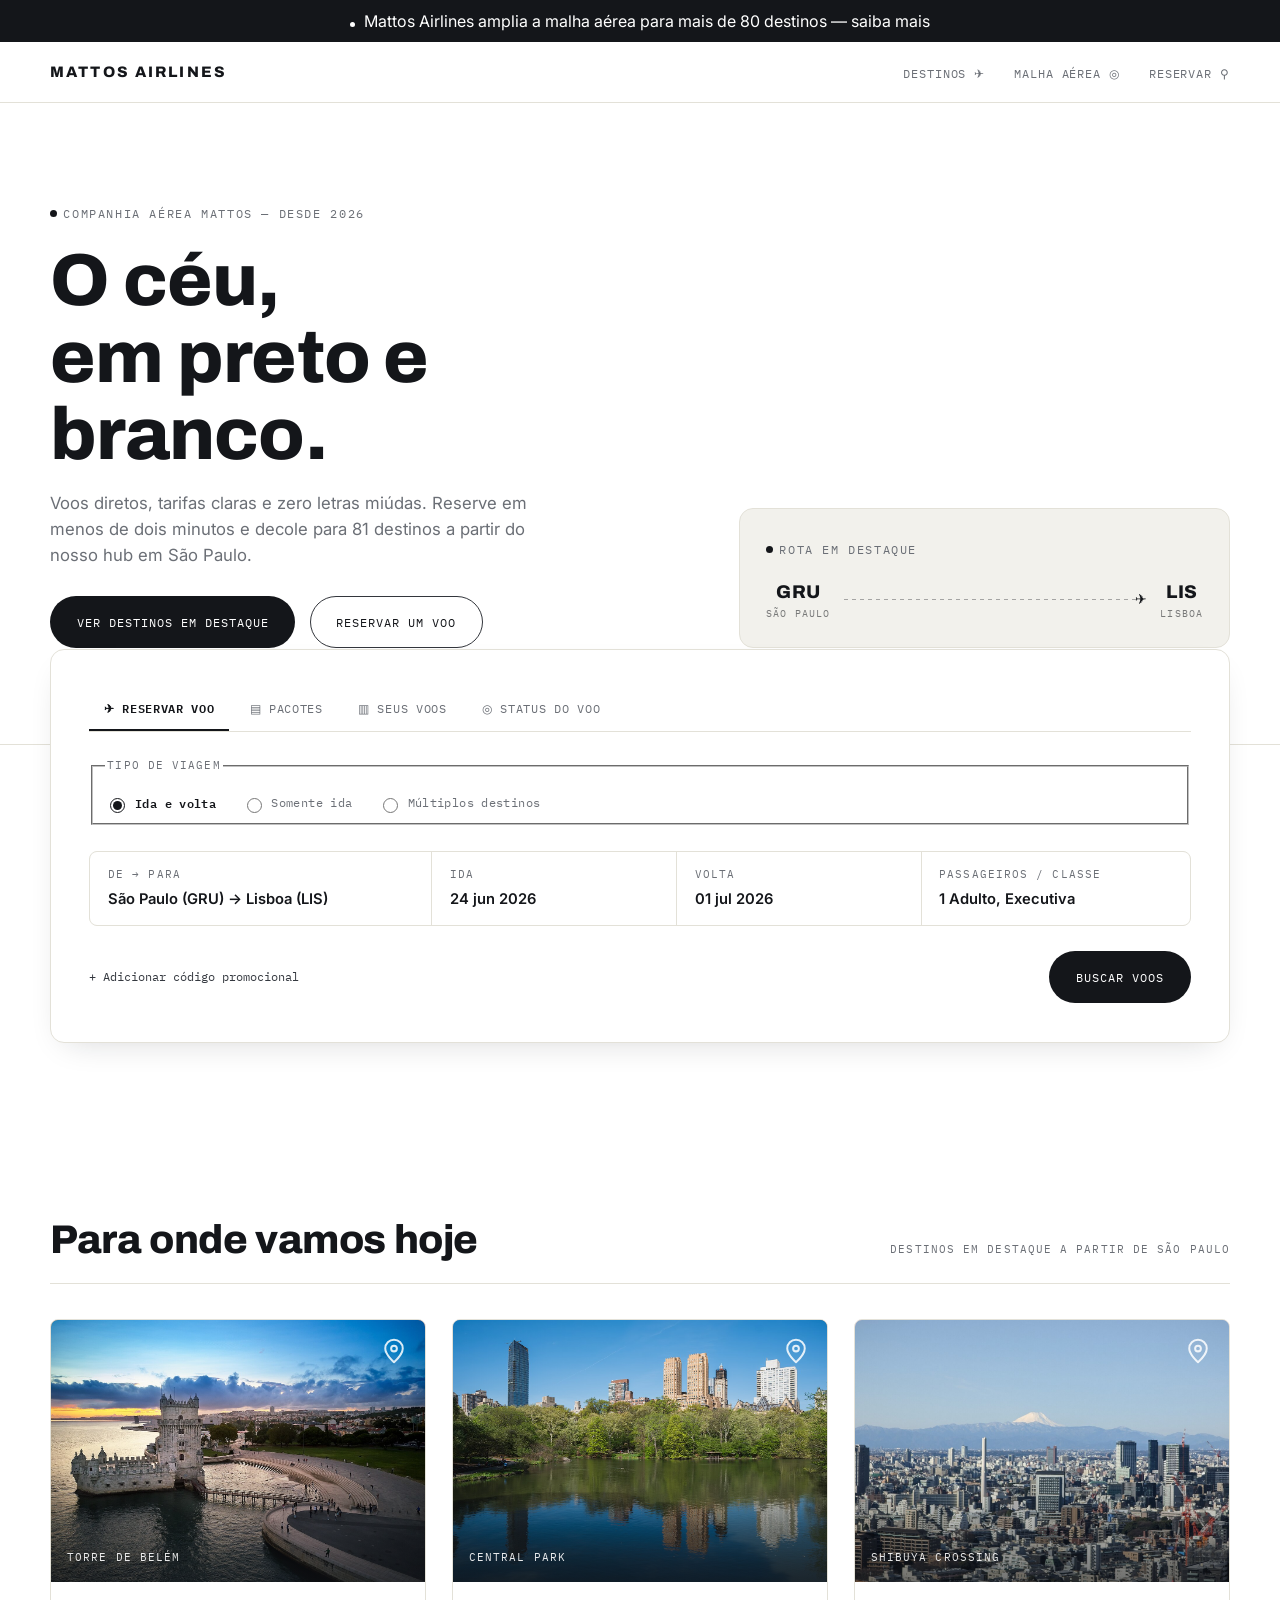
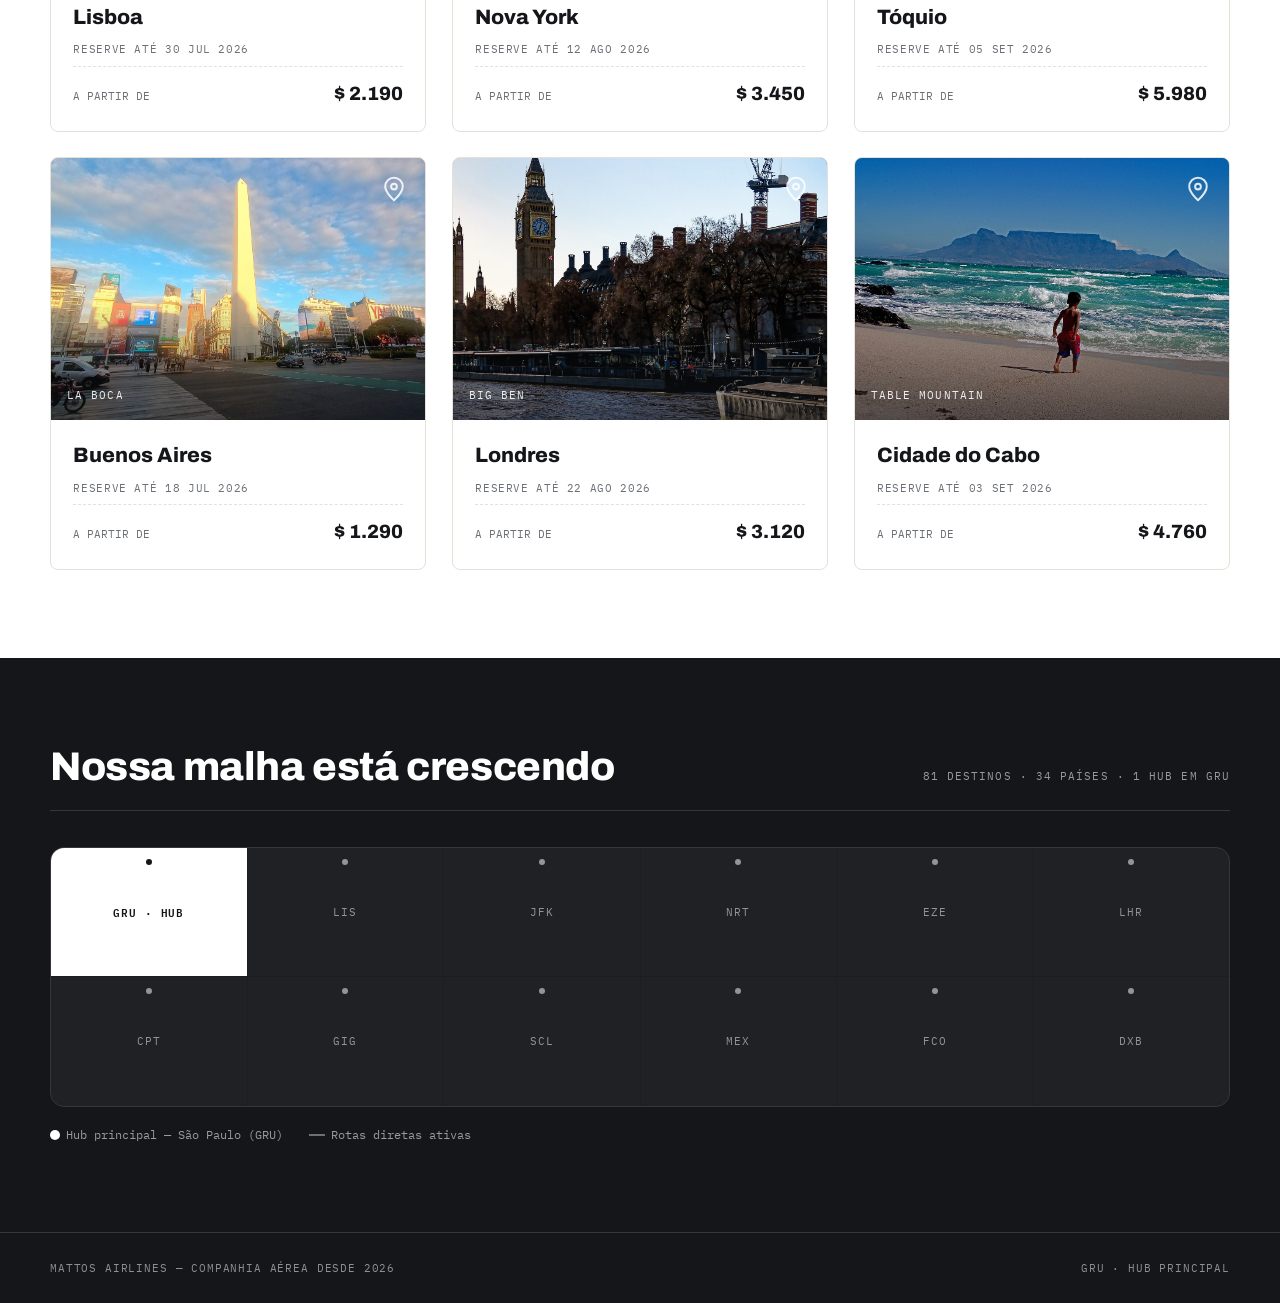
<file: index.html>
<!DOCTYPE html>
<html lang="pt-BR">
<head>
  <meta charset="UTF-8">
  <meta name="viewport" content="width=device-width, initial-scale=1.0">
  <title>Mattos Airlines — O céu, em preto e branco</title>
  <meta name="description" content="Mattos Airlines: voos diretos, tarifas claras e destinos em destaque a partir de São Paulo (GRU).">
  <link rel="preconnect" href="https://fonts.googleapis.com">
  <link rel="stylesheet" href="css/style.css">
</head>
<body>

  <p class="topstrip"><span class="dot"></span>Mattos Airlines amplia a malha aérea para mais de 80 destinos — saiba mais</p>

  <header class="site-header">
    <div class="wrap">
      <a class="brand" href="index.html">Mattos Airlines</a>
      <nav class="main-nav" aria-label="Navegação principal">
        <ul>
          <li><a href="#destinos"><span>Destinos</span> ✈</a></li>
          <li><a href="#malha"><span>Malha aérea</span> ◎</a></li>
          <li><a href="#reservar"><span>Reservar</span> ⚲</a></li>
        </ul>
      </nav>
    </div>
  </header>

  <main>

    <section class="hero">
      <div class="wrap hero-grid">
        <div class="hero-copy">
          <p class="eyebrow">Companhia aérea Mattos — desde 2026</p>
          <h1 class="display headline">O céu,<br>em preto e branco.</h1>
          <p class="sub">Voos diretos, tarifas claras e zero letras miúdas. Reserve em menos de dois minutos e decole para 81 destinos a partir do nosso hub em São Paulo.</p>
          <div class="cta-row">
            <a class="btn btn-primary" href="#destinos">Ver destinos em destaque</a>
            <a class="btn btn-ghost" href="#reservar">Reservar um voo</a>
          </div>
        </div>
        <div class="hero-panel">
          <p class="eyebrow">Rota em destaque</p>
          <div class="routeline on-dark">
            <div class="city">
              <p class="code">GRU</p>
              <p class="name">São Paulo</p>
            </div>
            <div class="track"></div>
            <div class="city">
              <p class="code">LIS</p>
              <p class="name">Lisboa</p>
            </div>
          </div>
        </div>
      </div>
    </section>

    <section id="reservar" class="pass">
      <div class="wrap">
        <div class="pass-card">
          <nav class="tabs" aria-label="Tipo de reserva">
            <span class="tab is-active">✈ Reservar voo</span>
            <span class="tab">▤ Pacotes</span>
            <span class="tab">▥ Seus voos</span>
            <span class="tab">◎ Status do voo</span>
          </nav>

          <fieldset class="trip-toggle">
            <legend class="tag" style="margin-bottom:0.9rem;">Tipo de viagem</legend>
            <label>
              <input type="radio" name="tipo-viagem" checked>
              <span>Ida e volta</span>
            </label>
            <label>
              <input type="radio" name="tipo-viagem">
              <span>Somente ida</span>
            </label>
            <label>
              <input type="radio" name="tipo-viagem">
              <span>Múltiplos destinos</span>
            </label>
          </fieldset>

          <div class="fields">
            <div class="field">
              <span class="tag">De → Para</span>
              <span class="val">São Paulo (GRU) → Lisboa (LIS)</span>
            </div>
            <div class="field">
              <span class="tag">Ida</span>
              <span class="val">24 jun 2026</span>
            </div>
            <div class="field">
              <span class="tag">Volta</span>
              <span class="val">01 jul 2026</span>
            </div>
            <div class="field">
              <span class="tag">Passageiros / Classe</span>
              <span class="val">1 Adulto, Executiva</span>
            </div>
          </div>

          <div class="pass-bottom">
            <span class="promo">+ Adicionar código promocional</span>
            <a class="btn btn-primary" href="lisboa.html">Buscar voos</a>
          </div>
        </div>
      </div>
    </section>

    <section id="destinos">
      <div class="wrap">
        <div class="section-head">
          <div>
            <h2 class="display">Para onde vamos hoje</h2>
          </div>
          <p class="tag">Destinos em destaque a partir de São Paulo</p>
        </div>

        <div class="cards">

          <article class="card">
            <a href="lisboa.html">
              <div class="card-photo ph-lisboa"><img class="photo" src="img/lisboa.jpg" alt="Torre de Belém ao entardecer, Lisboa, Portugal" loading="lazy"><img class="landmark-icon" src="[data-uri]" alt="Ícone de localização: Torre de Belém"><span class="tag">Torre de Belém</span></div>
            </a>
            <div class="card-body">
              <h3 class="card-city"><a href="lisboa.html">Lisboa</a></h3>
              <p class="card-dates">Reserve até 30 jul 2026</p>
              <div class="card-price">
                <span class="from">a partir de</span>
                <span class="amount">$ 2.190</span>
              </div>
            </div>
          </article>

          <article class="card">
            <a href="nova-york.html">
              <div class="card-photo ph-novayork"><img class="photo" src="img/nova-york.jpg" alt="Skyline de Nova York visto do Central Park, Estados Unidos" loading="lazy"><img class="landmark-icon" src="[data-uri]" alt="Ícone de localização: Central Park"><span class="tag">Central Park</span></div>
            </a>
            <div class="card-body">
              <h3 class="card-city"><a href="nova-york.html">Nova York</a></h3>
              <p class="card-dates">Reserve até 12 ago 2026</p>
              <div class="card-price">
                <span class="from">a partir de</span>
                <span class="amount">$ 3.450</span>
              </div>
            </div>
          </article>

          <article class="card">
            <a href="toquio.html">
              <div class="card-photo ph-toquio"><img class="photo" src="img/toquio.jpg" alt="Monte Fuji e a skyline de Tóquio ao amanhecer, Japão" loading="lazy"><img class="landmark-icon" src="[data-uri]" alt="Ícone de localização: Shibuya Crossing"><span class="tag">Shibuya Crossing</span></div>
            </a>
            <div class="card-body">
              <h3 class="card-city"><a href="toquio.html">Tóquio</a></h3>
              <p class="card-dates">Reserve até 05 set 2026</p>
              <div class="card-price">
                <span class="from">a partir de</span>
                <span class="amount">$ 5.980</span>
              </div>
            </div>
          </article>

          <article class="card">
            <a href="buenos-aires.html">
              <div class="card-photo ph-buenosaires"><img class="photo" src="img/buenos-aires.jpg" alt="Obelisco de Buenos Aires ao entardecer, Argentina" loading="lazy"><img class="landmark-icon" src="[data-uri]" alt="Ícone de localização: La Boca"><span class="tag">La Boca</span></div>
            </a>
            <div class="card-body">
              <h3 class="card-city"><a href="buenos-aires.html">Buenos Aires</a></h3>
              <p class="card-dates">Reserve até 18 jul 2026</p>
              <div class="card-price">
                <span class="from">a partir de</span>
                <span class="amount">$ 1.290</span>
              </div>
            </div>
          </article>

          <article class="card">
            <a href="londres.html">
              <div class="card-photo ph-londres"><img class="photo" src="img/londres.jpg" alt="Big Ben e o rio Tâmisa ao anoitecer, Londres, Reino Unido" loading="lazy"><img class="landmark-icon" src="[data-uri]" alt="Ícone de localização: Big Ben"><span class="tag">Big Ben</span></div>
            </a>
            <div class="card-body">
              <h3 class="card-city"><a href="londres.html">Londres</a></h3>
              <p class="card-dates">Reserve até 22 ago 2026</p>
              <div class="card-price">
                <span class="from">a partir de</span>
                <span class="amount">$ 3.120</span>
              </div>
            </div>
          </article>

          <article class="card">
            <a href="cidade-do-cabo.html">
              <div class="card-photo ph-cidadedocabo"><img class="photo" src="img/cidade-do-cabo.jpg" alt="Table Mountain e o oceano, Cidade do Cabo, África do Sul" loading="lazy"><img class="landmark-icon" src="[data-uri]" alt="Ícone de localização: Table Mountain"><span class="tag">Table Mountain</span></div>
            </a>
            <div class="card-body">
              <h3 class="card-city"><a href="cidade-do-cabo.html">Cidade do Cabo</a></h3>
              <p class="card-dates">Reserve até 03 set 2026</p>
              <div class="card-price">
                <span class="from">a partir de</span>
                <span class="amount">$ 4.760</span>
              </div>
            </div>
          </article>

        </div>
      </div>
    </section>

    <section id="malha" class="map-section">
      <div class="wrap">
        <div class="section-head">
          <h2 class="display">Nossa malha está crescendo</h2>
          <p class="tag">81 destinos · 34 países · 1 hub em GRU</p>
        </div>

        <div class="mapbox" role="img" aria-label="Mapa esquemático das rotas da Mattos Airlines a partir de São Paulo">
          <div class="node hub">GRU · Hub</div>
          <div class="node">LIS</div>
          <div class="node">JFK</div>
          <div class="node">NRT</div>
          <div class="node">EZE</div>
          <div class="node">LHR</div>
          <div class="node">CPT</div>
          <div class="node">GIG</div>
          <div class="node">SCL</div>
          <div class="node">MEX</div>
          <div class="node">FCO</div>
          <div class="node">DXB</div>
        </div>

        <div class="map-legend">
          <div><span class="swatch"></span> Hub principal — São Paulo (GRU)</div>
          <div><span class="swatch line"></span> Rotas diretas ativas</div>
        </div>
      </div>
    </section>


  </main>

  <footer class="site-footer">
    <div class="wrap">
      <span>Mattos Airlines — companhia aérea desde 2026</span>
      <span>GRU · Hub principal</span>
    </div>
  </footer>

</body>
</html>
</file>
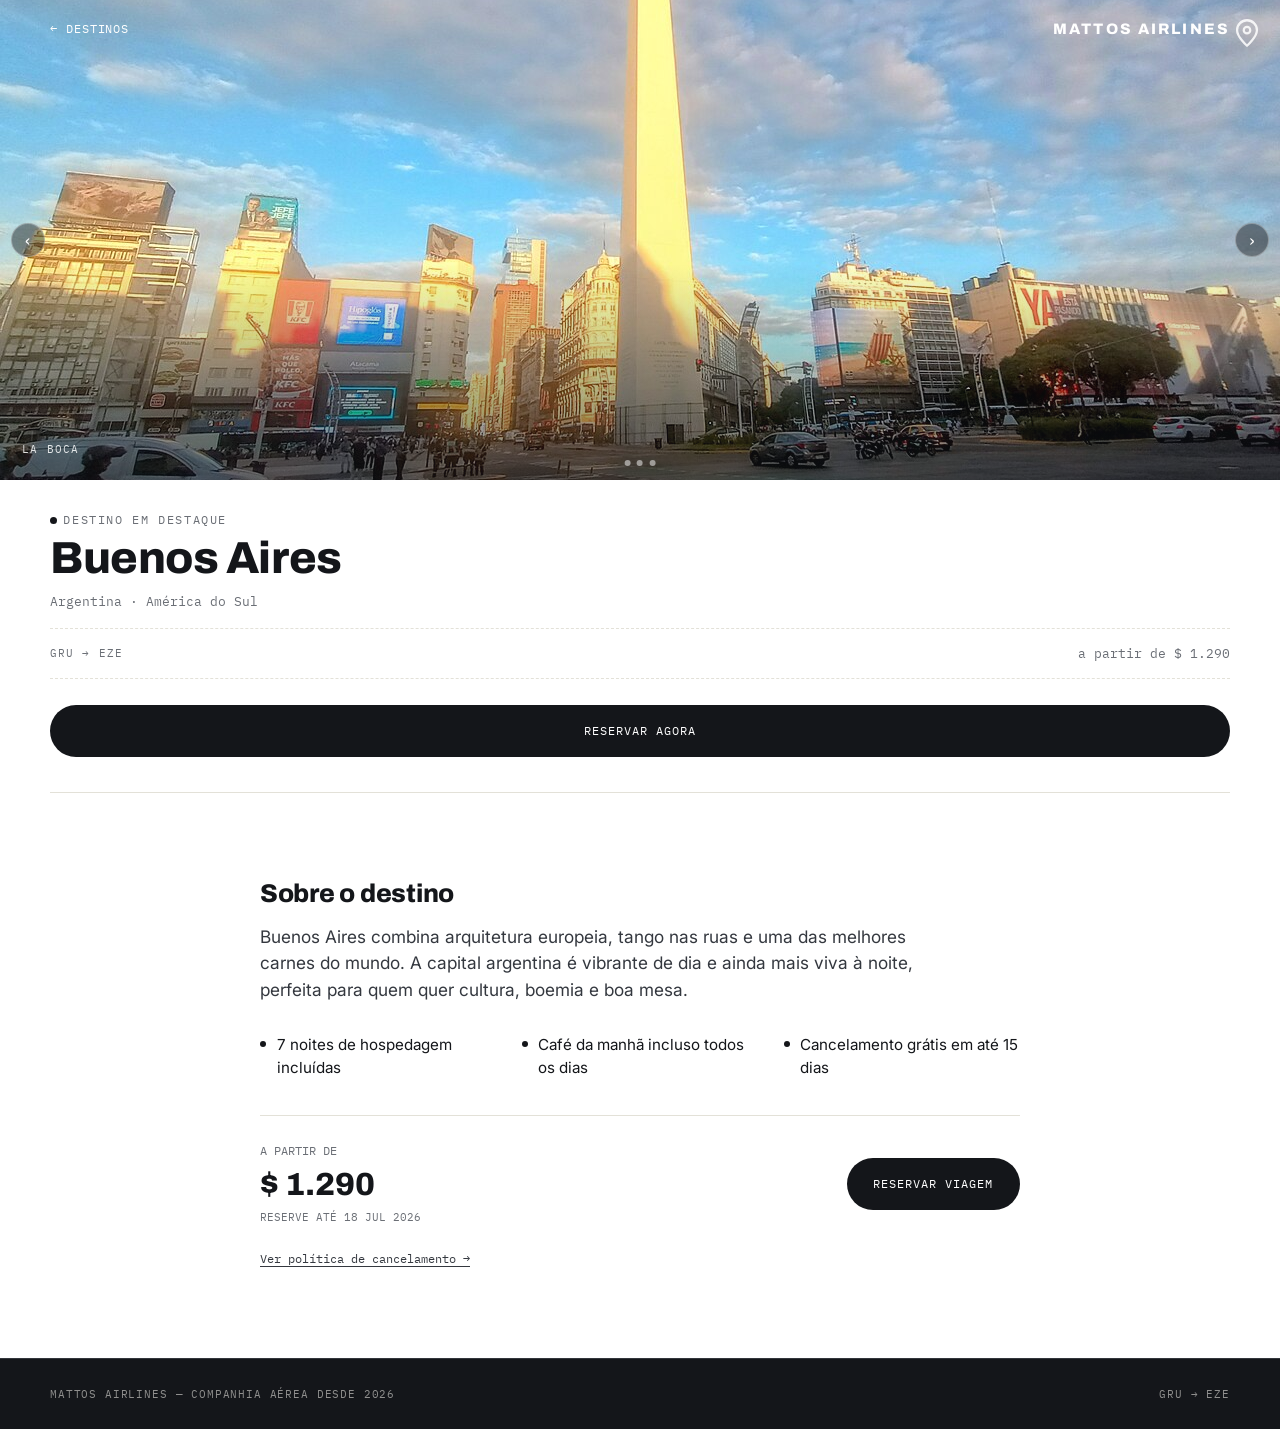
<file: buenos-aires.html>
<!DOCTYPE html>
<html lang="pt-BR">
<head>
  <meta charset="UTF-8">
  <meta name="viewport" content="width=device-width, initial-scale=1.0">
  <title>Buenos Aires — Mattos Airlines</title>
  <meta name="description" content="Voe para Buenos Aires com a Mattos Airlines. GRU → EZE a partir de $ 1.290.">
  <link rel="preconnect" href="https://fonts.googleapis.com">
  <link rel="stylesheet" href="css/style.css">
</head>
<body>

  <main>
    <section class="hero-carousel" aria-label="Galeria de fotos de Buenos Aires">
      <header class="site-header">
        <div class="wrap">
          <a class="nav-back" href="index.html">← Destinos</a>
          <a class="brand" href="index.html">Mattos Airlines</a>
        </div>
      </header>

      <div class="carousel-track">
        <div id="slide-1" class="slide ph-buenosaires"><img class="photo" src="img/buenos-aires.jpg" alt="La Boca, Buenos Aires" loading="lazy"><img class="landmark-icon" src="[data-uri]" alt="Ícone de localização: La Boca, Buenos Aires"><span class="tag">La Boca</span></div>
        <div id="slide-2" class="slide ph-buenosaires"><img class="photo" src="img/buenos-aires.jpg" alt="Recoleta, Buenos Aires" loading="lazy"><img class="landmark-icon" src="[data-uri]" alt="Ícone de localização: Recoleta, Buenos Aires"><span class="tag">Recoleta</span></div>
        <div id="slide-3" class="slide ph-buenosaires"><img class="photo" src="img/buenos-aires.jpg" alt="Teatro Colón, Buenos Aires" loading="lazy"><img class="landmark-icon" src="[data-uri]" alt="Ícone de localização: Teatro Colón, Buenos Aires"><span class="tag">Teatro Colón</span></div>
      </div>
      <div class="carousel-arrows">
        <a href="#slide-1" aria-label="Foto anterior">‹</a>
        <a href="#slide-3" aria-label="Próxima foto">›</a>
      </div>
      <div class="carousel-dots">
        <a href="#slide-1" aria-label="Foto 1"></a>
        <a href="#slide-2" aria-label="Foto 2"></a>
        <a href="#slide-3" aria-label="Foto 3"></a>
      </div>
    </section>

    <div class="wrap hero-info">
      <p class="eyebrow">Destino em destaque</p>
      <h1 class="display">Buenos Aires</h1>
      <p class="place">Argentina · América do Sul</p>
      <div class="od-row">
        <span class="tag">GRU → EZE</span>
        <span class="price">a partir de $ 1.290</span>
      </div>
      <a class="btn btn-primary btn-block" href="checkout-buenos-aires.html">Reservar agora</a>
    </div>

    <section class="details">
      <div class="wrap">
        <h2 class="display" style="font-size:1.6rem;margin-bottom:1rem;">Sobre o destino</h2>
        <p class="details-lead">Buenos Aires combina arquitetura europeia, tango nas ruas e uma das melhores carnes do mundo. A capital argentina é vibrante de dia e ainda mais viva à noite, perfeita para quem quer cultura, boemia e boa mesa.</p>

        <div class="perks">
          <p class="perk">7 noites de hospedagem incluídas</p>
          <p class="perk">Café da manhã incluso todos os dias</p>
          <p class="perk">Cancelamento grátis em até 15 dias</p>
        </div>

        <div class="price-cta">
          <div>
            <p class="from">a partir de</p>
            <p class="amount">$ 1.290</p>
            <p class="deadline">Reserve até 18 jul 2026</p>
          </div>
          <div class="reserve-block">
            <a class="btn btn-primary" href="checkout-buenos-aires.html">Reservar viagem</a>
          </div>
        </div>

        <a class="policy-link" href="#">Ver política de cancelamento →</a>
      </div>
    </section>
  </main>

  <footer class="site-footer">
    <div class="wrap">
      <span>Mattos Airlines — companhia aérea desde 2026</span>
      <span>GRU → EZE</span>
    </div>
  </footer>

</body>
</html>
</file>
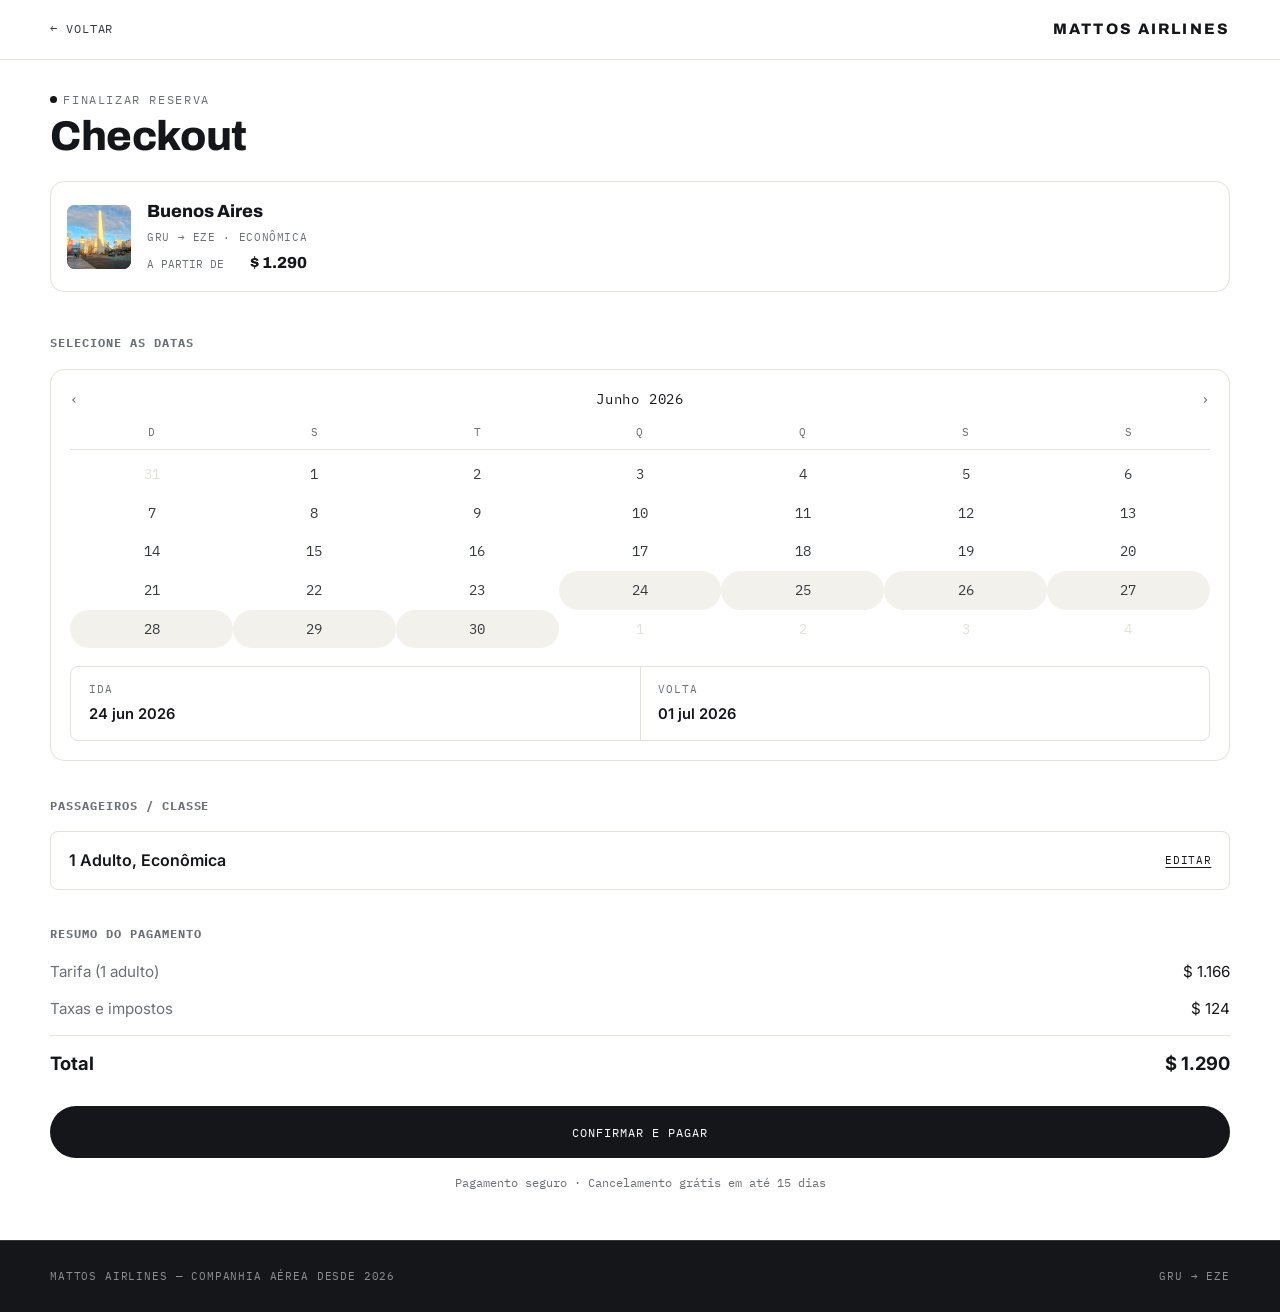
<file: checkout-buenos-aires.html>
<!DOCTYPE html>
<html lang="pt-BR">
<head>
  <meta charset="UTF-8">
  <meta name="viewport" content="width=device-width, initial-scale=1.0">
  <title>Checkout — Buenos Aires · Mattos Airlines</title>
  <meta name="description" content="Finalize sua reserva para Buenos Aires com a Mattos Airlines.">
  <link rel="preconnect" href="https://fonts.googleapis.com">
  <link rel="stylesheet" href="css/style.css">
</head>
<body>

  <header class="site-header">
    <div class="wrap">
      <a class="nav-back" href="buenos-aires.html">← Voltar</a>
      <a class="brand" href="index.html">Mattos Airlines</a>
    </div>
  </header>

  <main>
    <section class="checkout-header">
      <div class="wrap">
        <p class="eyebrow">Finalizar reserva</p>
        <h1 class="display">Checkout</h1>

        <div class="trip-summary">
          <div class="trip-thumb ph-buenosaires"><img class="photo" src="img/buenos-aires.jpg" alt="Buenos Aires" loading="lazy"></div>
          <div class="trip-info">
            <h2 class="card-city">Buenos Aires</h2>
            <p class="card-dates">GRU → EZE · Econômica</p>
            <div class="card-price">
              <span class="from">a partir de</span>
              <span class="amount">$ 1.290</span>
            </div>
          </div>
        </div>
      </div>
    </section>

    <section class="checkout-section">
      <div class="wrap">
        <h2>Selecione as datas</h2>
        <div class="calendar-card">
          <div class="month-nav">
            <span>‹</span>
            <span>Junho 2026</span>
            <span>›</span>
          </div>
          <div class="weekday-row">
            <span>D</span><span>S</span><span>T</span><span>Q</span><span>Q</span><span>S</span><span>S</span>
          </div>
          <div class="day-grid">
            <div class="week">
              <div class="day muted">31</div><div class="day">1</div><div class="day">2</div><div class="day">3</div><div class="day">4</div><div class="day">5</div><div class="day">6</div>
            </div>
            <div class="week">
              <div class="day">7</div><div class="day">8</div><div class="day">9</div><div class="day">10</div><div class="day">11</div><div class="day">12</div><div class="day">13</div>
            </div>
            <div class="week">
              <div class="day">14</div><div class="day">15</div><div class="day">16</div><div class="day">17</div><div class="day">18</div><div class="day">19</div><div class="day">20</div>
            </div>
            <div class="week">
              <div class="day">21</div><div class="day">22</div><div class="day">23</div><div class="day in-range">24</div><div class="day in-range">25</div><div class="day in-range">26</div><div class="day in-range">27</div>
            </div>
            <div class="week">
              <div class="day in-range">28</div><div class="day in-range">29</div><div class="day in-range">30</div><div class="day muted">1</div><div class="day muted">2</div><div class="day muted">3</div><div class="day muted">4</div>
            </div>
          </div>

          <div class="dates-summary">
            <div class="field">
              <span class="tag">Ida</span>
              <span class="val">24 jun 2026</span>
            </div>
            <div class="field">
              <span class="tag">Volta</span>
              <span class="val">01 jul 2026</span>
            </div>
          </div>
        </div>
      </div>
    </section>

    <section class="checkout-section">
      <div class="wrap">
        <h2>Passageiros / classe</h2>
        <div class="pax-field">
          <span class="val">1 Adulto, Econômica</span>
          <span class="edit">Editar</span>
        </div>
      </div>
    </section>

    <section class="checkout-section">
      <div class="wrap">
        <h2>Resumo do pagamento</h2>
        <div class="price-lines">
          <div class="price-line">
            <span class="label">Tarifa (1 adulto)</span>
            <span>$ 1.166</span>
          </div>
          <div class="price-line">
            <span class="label">Taxas e impostos</span>
            <span>$ 124</span>
          </div>
          <div class="price-line total">
            <span class="label">Total</span>
            <span>$ 1.290</span>
          </div>
        </div>

        <div class="cta-pay">
          <a class="btn btn-primary btn-block" href="#">Confirmar e pagar</a>
        </div>
        <p class="secure-note">Pagamento seguro · Cancelamento grátis em até 15 dias</p>
      </div>
    </section>
  </main>

  <footer class="site-footer">
    <div class="wrap">
      <span>Mattos Airlines — companhia aérea desde 2026</span>
      <span>GRU → EZE</span>
    </div>
  </footer>

</body>
</html>
</file>
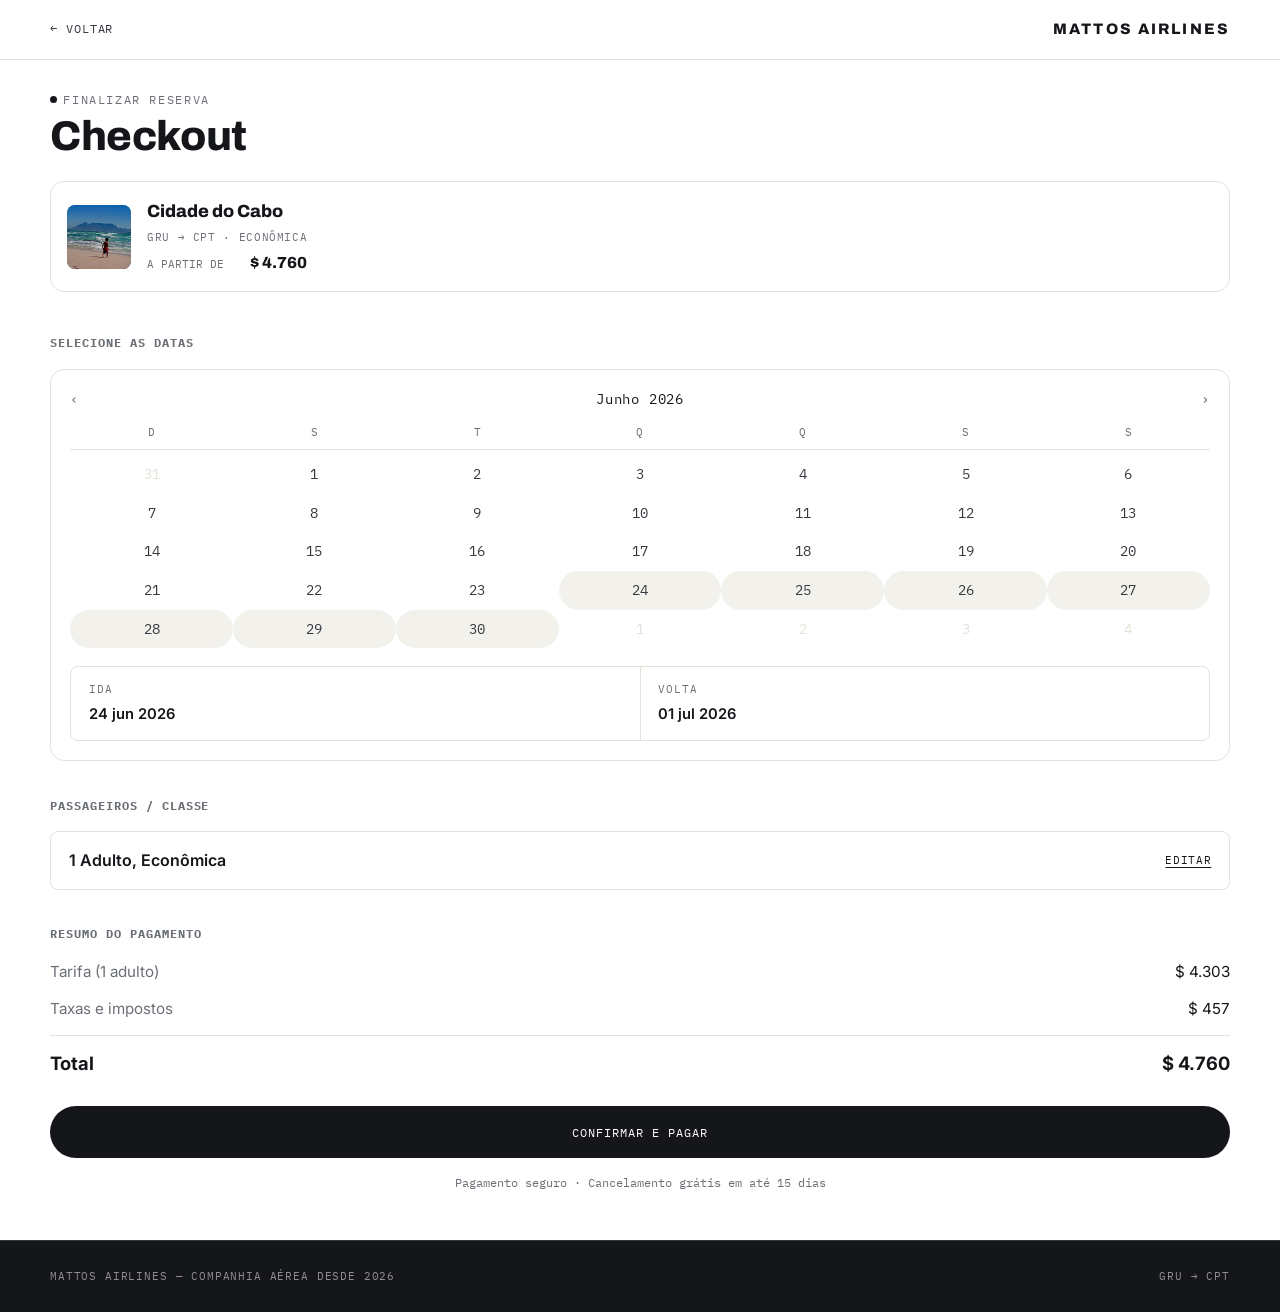
<file: checkout-cidade-do-cabo.html>
<!DOCTYPE html>
<html lang="pt-BR">
<head>
  <meta charset="UTF-8">
  <meta name="viewport" content="width=device-width, initial-scale=1.0">
  <title>Checkout — Cidade do Cabo · Mattos Airlines</title>
  <meta name="description" content="Finalize sua reserva para Cidade do Cabo com a Mattos Airlines.">
  <link rel="preconnect" href="https://fonts.googleapis.com">
  <link rel="stylesheet" href="css/style.css">
</head>
<body>

  <header class="site-header">
    <div class="wrap">
      <a class="nav-back" href="cidade-do-cabo.html">← Voltar</a>
      <a class="brand" href="index.html">Mattos Airlines</a>
    </div>
  </header>

  <main>
    <section class="checkout-header">
      <div class="wrap">
        <p class="eyebrow">Finalizar reserva</p>
        <h1 class="display">Checkout</h1>

        <div class="trip-summary">
          <div class="trip-thumb ph-cidadedocabo"><img class="photo" src="img/cidade-do-cabo.jpg" alt="Cidade do Cabo" loading="lazy"></div>
          <div class="trip-info">
            <h2 class="card-city">Cidade do Cabo</h2>
            <p class="card-dates">GRU → CPT · Econômica</p>
            <div class="card-price">
              <span class="from">a partir de</span>
              <span class="amount">$ 4.760</span>
            </div>
          </div>
        </div>
      </div>
    </section>

    <section class="checkout-section">
      <div class="wrap">
        <h2>Selecione as datas</h2>
        <div class="calendar-card">
          <div class="month-nav">
            <span>‹</span>
            <span>Junho 2026</span>
            <span>›</span>
          </div>
          <div class="weekday-row">
            <span>D</span><span>S</span><span>T</span><span>Q</span><span>Q</span><span>S</span><span>S</span>
          </div>
          <div class="day-grid">
            <div class="week">
              <div class="day muted">31</div><div class="day">1</div><div class="day">2</div><div class="day">3</div><div class="day">4</div><div class="day">5</div><div class="day">6</div>
            </div>
            <div class="week">
              <div class="day">7</div><div class="day">8</div><div class="day">9</div><div class="day">10</div><div class="day">11</div><div class="day">12</div><div class="day">13</div>
            </div>
            <div class="week">
              <div class="day">14</div><div class="day">15</div><div class="day">16</div><div class="day">17</div><div class="day">18</div><div class="day">19</div><div class="day">20</div>
            </div>
            <div class="week">
              <div class="day">21</div><div class="day">22</div><div class="day">23</div><div class="day in-range">24</div><div class="day in-range">25</div><div class="day in-range">26</div><div class="day in-range">27</div>
            </div>
            <div class="week">
              <div class="day in-range">28</div><div class="day in-range">29</div><div class="day in-range">30</div><div class="day muted">1</div><div class="day muted">2</div><div class="day muted">3</div><div class="day muted">4</div>
            </div>
          </div>

          <div class="dates-summary">
            <div class="field">
              <span class="tag">Ida</span>
              <span class="val">24 jun 2026</span>
            </div>
            <div class="field">
              <span class="tag">Volta</span>
              <span class="val">01 jul 2026</span>
            </div>
          </div>
        </div>
      </div>
    </section>

    <section class="checkout-section">
      <div class="wrap">
        <h2>Passageiros / classe</h2>
        <div class="pax-field">
          <span class="val">1 Adulto, Econômica</span>
          <span class="edit">Editar</span>
        </div>
      </div>
    </section>

    <section class="checkout-section">
      <div class="wrap">
        <h2>Resumo do pagamento</h2>
        <div class="price-lines">
          <div class="price-line">
            <span class="label">Tarifa (1 adulto)</span>
            <span>$ 4.303</span>
          </div>
          <div class="price-line">
            <span class="label">Taxas e impostos</span>
            <span>$ 457</span>
          </div>
          <div class="price-line total">
            <span class="label">Total</span>
            <span>$ 4.760</span>
          </div>
        </div>

        <div class="cta-pay">
          <a class="btn btn-primary btn-block" href="#">Confirmar e pagar</a>
        </div>
        <p class="secure-note">Pagamento seguro · Cancelamento grátis em até 15 dias</p>
      </div>
    </section>
  </main>

  <footer class="site-footer">
    <div class="wrap">
      <span>Mattos Airlines — companhia aérea desde 2026</span>
      <span>GRU → CPT</span>
    </div>
  </footer>

</body>
</html>
</file>
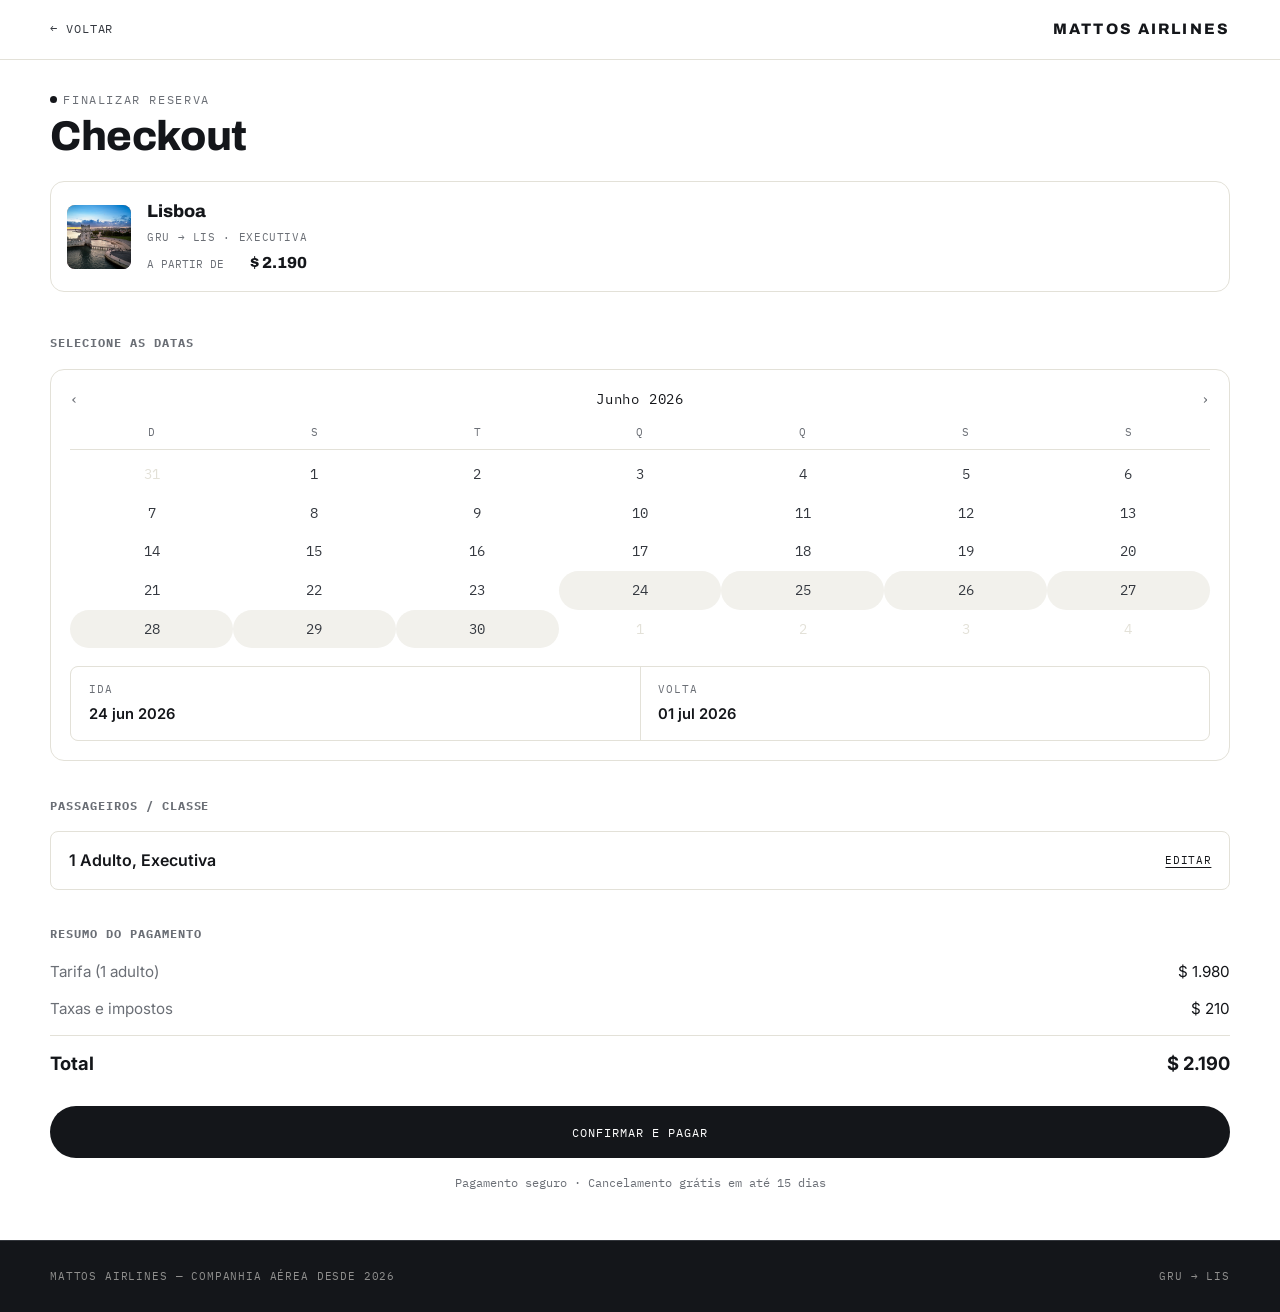
<file: checkout-lisboa.html>
<!DOCTYPE html>
<html lang="pt-BR">
<head>
  <meta charset="UTF-8">
  <meta name="viewport" content="width=device-width, initial-scale=1.0">
  <title>Checkout — Lisboa · Mattos Airlines</title>
  <meta name="description" content="Finalize sua reserva para Lisboa com a Mattos Airlines.">
  <link rel="preconnect" href="https://fonts.googleapis.com">
  <link rel="stylesheet" href="css/style.css">
</head>
<body>

  <header class="site-header">
    <div class="wrap">
      <a class="nav-back" href="lisboa.html">← Voltar</a>
      <a class="brand" href="index.html">Mattos Airlines</a>
    </div>
  </header>

  <main>
    <section class="checkout-header">
      <div class="wrap">
        <p class="eyebrow">Finalizar reserva</p>
        <h1 class="display">Checkout</h1>

        <div class="trip-summary">
          <div class="trip-thumb ph-lisboa"><img class="photo" src="img/lisboa.jpg" alt="Lisboa" loading="lazy"></div>
          <div class="trip-info">
            <h2 class="card-city">Lisboa</h2>
            <p class="card-dates">GRU → LIS · Executiva</p>
            <div class="card-price">
              <span class="from">a partir de</span>
              <span class="amount">$ 2.190</span>
            </div>
          </div>
        </div>
      </div>
    </section>

    <section class="checkout-section">
      <div class="wrap">
        <h2>Selecione as datas</h2>
        <div class="calendar-card">
          <div class="month-nav">
            <span>‹</span>
            <span>Junho 2026</span>
            <span>›</span>
          </div>
          <div class="weekday-row">
            <span>D</span><span>S</span><span>T</span><span>Q</span><span>Q</span><span>S</span><span>S</span>
          </div>
          <div class="day-grid">
            <div class="week">
              <div class="day muted">31</div><div class="day">1</div><div class="day">2</div><div class="day">3</div><div class="day">4</div><div class="day">5</div><div class="day">6</div>
            </div>
            <div class="week">
              <div class="day">7</div><div class="day">8</div><div class="day">9</div><div class="day">10</div><div class="day">11</div><div class="day">12</div><div class="day">13</div>
            </div>
            <div class="week">
              <div class="day">14</div><div class="day">15</div><div class="day">16</div><div class="day">17</div><div class="day">18</div><div class="day">19</div><div class="day">20</div>
            </div>
            <div class="week">
              <div class="day">21</div><div class="day">22</div><div class="day">23</div><div class="day in-range">24</div><div class="day in-range">25</div><div class="day in-range">26</div><div class="day in-range">27</div>
            </div>
            <div class="week">
              <div class="day in-range">28</div><div class="day in-range">29</div><div class="day in-range">30</div><div class="day muted">1</div><div class="day muted">2</div><div class="day muted">3</div><div class="day muted">4</div>
            </div>
          </div>

          <div class="dates-summary">
            <div class="field">
              <span class="tag">Ida</span>
              <span class="val">24 jun 2026</span>
            </div>
            <div class="field">
              <span class="tag">Volta</span>
              <span class="val">01 jul 2026</span>
            </div>
          </div>
        </div>
      </div>
    </section>

    <section class="checkout-section">
      <div class="wrap">
        <h2>Passageiros / classe</h2>
        <div class="pax-field">
          <span class="val">1 Adulto, Executiva</span>
          <span class="edit">Editar</span>
        </div>
      </div>
    </section>

    <section class="checkout-section">
      <div class="wrap">
        <h2>Resumo do pagamento</h2>
        <div class="price-lines">
          <div class="price-line">
            <span class="label">Tarifa (1 adulto)</span>
            <span>$ 1.980</span>
          </div>
          <div class="price-line">
            <span class="label">Taxas e impostos</span>
            <span>$ 210</span>
          </div>
          <div class="price-line total">
            <span class="label">Total</span>
            <span>$ 2.190</span>
          </div>
        </div>

        <div class="cta-pay">
          <a class="btn btn-primary btn-block" href="#">Confirmar e pagar</a>
        </div>
        <p class="secure-note">Pagamento seguro · Cancelamento grátis em até 15 dias</p>
      </div>
    </section>
  </main>

  <footer class="site-footer">
    <div class="wrap">
      <span>Mattos Airlines — companhia aérea desde 2026</span>
      <span>GRU → LIS</span>
    </div>
  </footer>

</body>
</html>
</file>
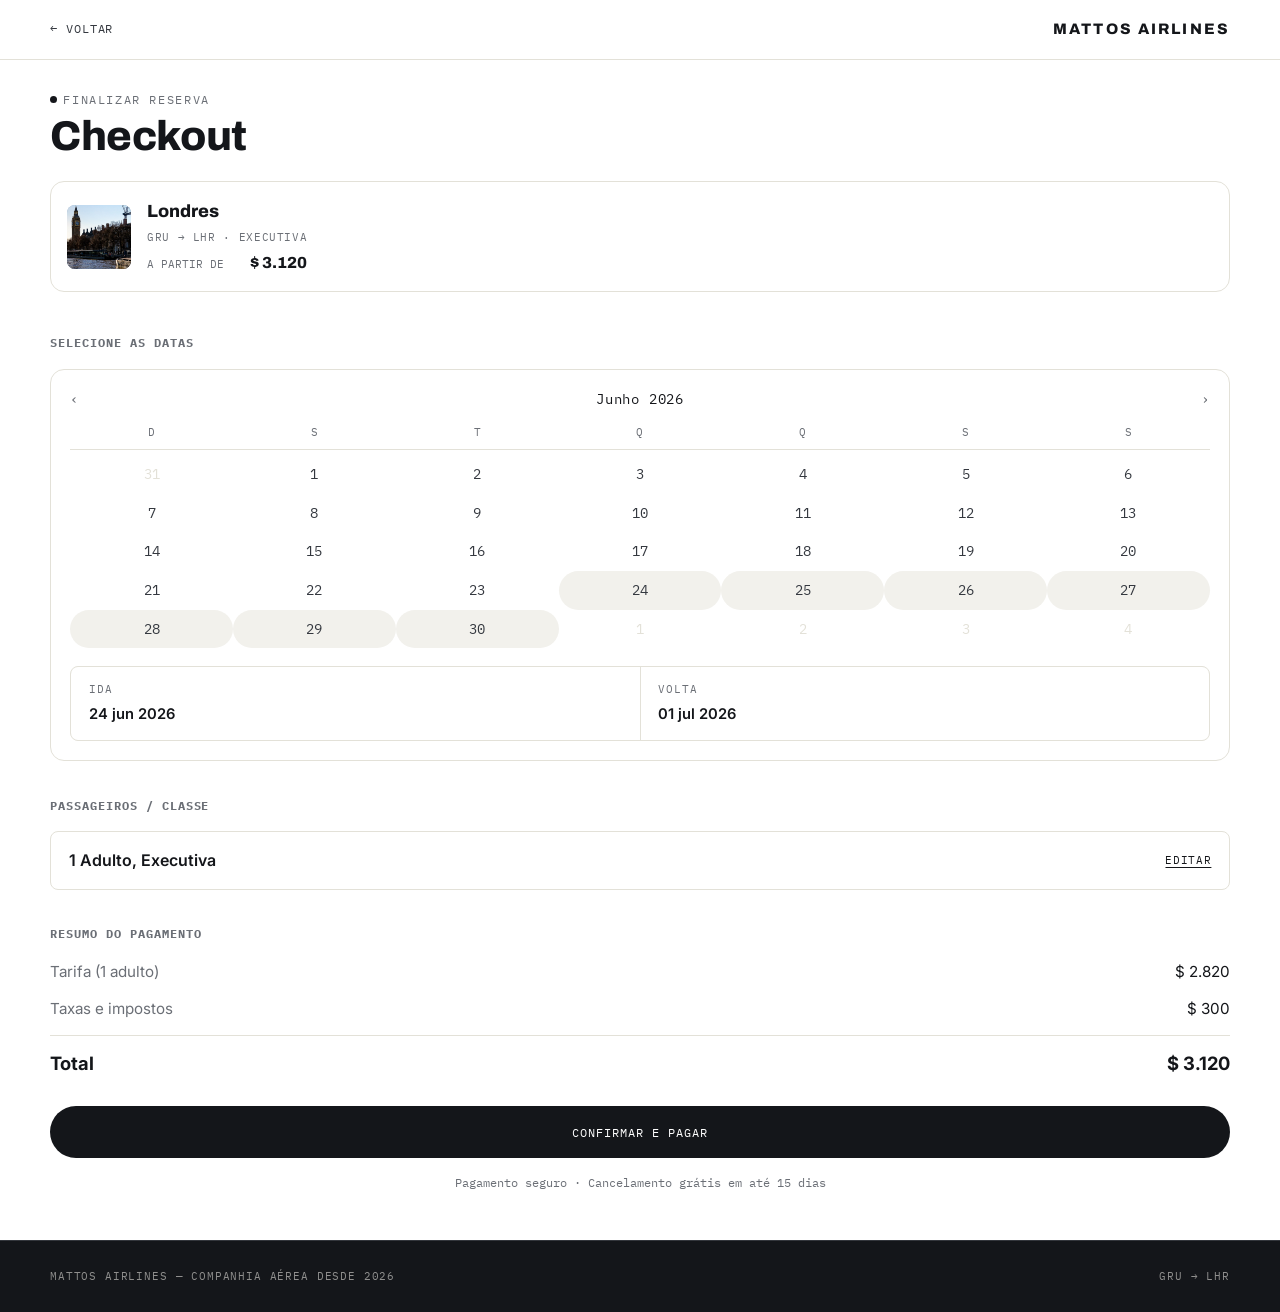
<file: checkout-londres.html>
<!DOCTYPE html>
<html lang="pt-BR">
<head>
  <meta charset="UTF-8">
  <meta name="viewport" content="width=device-width, initial-scale=1.0">
  <title>Checkout — Londres · Mattos Airlines</title>
  <meta name="description" content="Finalize sua reserva para Londres com a Mattos Airlines.">
  <link rel="preconnect" href="https://fonts.googleapis.com">
  <link rel="stylesheet" href="css/style.css">
</head>
<body>

  <header class="site-header">
    <div class="wrap">
      <a class="nav-back" href="londres.html">← Voltar</a>
      <a class="brand" href="index.html">Mattos Airlines</a>
    </div>
  </header>

  <main>
    <section class="checkout-header">
      <div class="wrap">
        <p class="eyebrow">Finalizar reserva</p>
        <h1 class="display">Checkout</h1>

        <div class="trip-summary">
          <div class="trip-thumb ph-londres"><img class="photo" src="img/londres.jpg" alt="Londres" loading="lazy"></div>
          <div class="trip-info">
            <h2 class="card-city">Londres</h2>
            <p class="card-dates">GRU → LHR · Executiva</p>
            <div class="card-price">
              <span class="from">a partir de</span>
              <span class="amount">$ 3.120</span>
            </div>
          </div>
        </div>
      </div>
    </section>

    <section class="checkout-section">
      <div class="wrap">
        <h2>Selecione as datas</h2>
        <div class="calendar-card">
          <div class="month-nav">
            <span>‹</span>
            <span>Junho 2026</span>
            <span>›</span>
          </div>
          <div class="weekday-row">
            <span>D</span><span>S</span><span>T</span><span>Q</span><span>Q</span><span>S</span><span>S</span>
          </div>
          <div class="day-grid">
            <div class="week">
              <div class="day muted">31</div><div class="day">1</div><div class="day">2</div><div class="day">3</div><div class="day">4</div><div class="day">5</div><div class="day">6</div>
            </div>
            <div class="week">
              <div class="day">7</div><div class="day">8</div><div class="day">9</div><div class="day">10</div><div class="day">11</div><div class="day">12</div><div class="day">13</div>
            </div>
            <div class="week">
              <div class="day">14</div><div class="day">15</div><div class="day">16</div><div class="day">17</div><div class="day">18</div><div class="day">19</div><div class="day">20</div>
            </div>
            <div class="week">
              <div class="day">21</div><div class="day">22</div><div class="day">23</div><div class="day in-range">24</div><div class="day in-range">25</div><div class="day in-range">26</div><div class="day in-range">27</div>
            </div>
            <div class="week">
              <div class="day in-range">28</div><div class="day in-range">29</div><div class="day in-range">30</div><div class="day muted">1</div><div class="day muted">2</div><div class="day muted">3</div><div class="day muted">4</div>
            </div>
          </div>

          <div class="dates-summary">
            <div class="field">
              <span class="tag">Ida</span>
              <span class="val">24 jun 2026</span>
            </div>
            <div class="field">
              <span class="tag">Volta</span>
              <span class="val">01 jul 2026</span>
            </div>
          </div>
        </div>
      </div>
    </section>

    <section class="checkout-section">
      <div class="wrap">
        <h2>Passageiros / classe</h2>
        <div class="pax-field">
          <span class="val">1 Adulto, Executiva</span>
          <span class="edit">Editar</span>
        </div>
      </div>
    </section>

    <section class="checkout-section">
      <div class="wrap">
        <h2>Resumo do pagamento</h2>
        <div class="price-lines">
          <div class="price-line">
            <span class="label">Tarifa (1 adulto)</span>
            <span>$ 2.820</span>
          </div>
          <div class="price-line">
            <span class="label">Taxas e impostos</span>
            <span>$ 300</span>
          </div>
          <div class="price-line total">
            <span class="label">Total</span>
            <span>$ 3.120</span>
          </div>
        </div>

        <div class="cta-pay">
          <a class="btn btn-primary btn-block" href="#">Confirmar e pagar</a>
        </div>
        <p class="secure-note">Pagamento seguro · Cancelamento grátis em até 15 dias</p>
      </div>
    </section>
  </main>

  <footer class="site-footer">
    <div class="wrap">
      <span>Mattos Airlines — companhia aérea desde 2026</span>
      <span>GRU → LHR</span>
    </div>
  </footer>

</body>
</html>
</file>
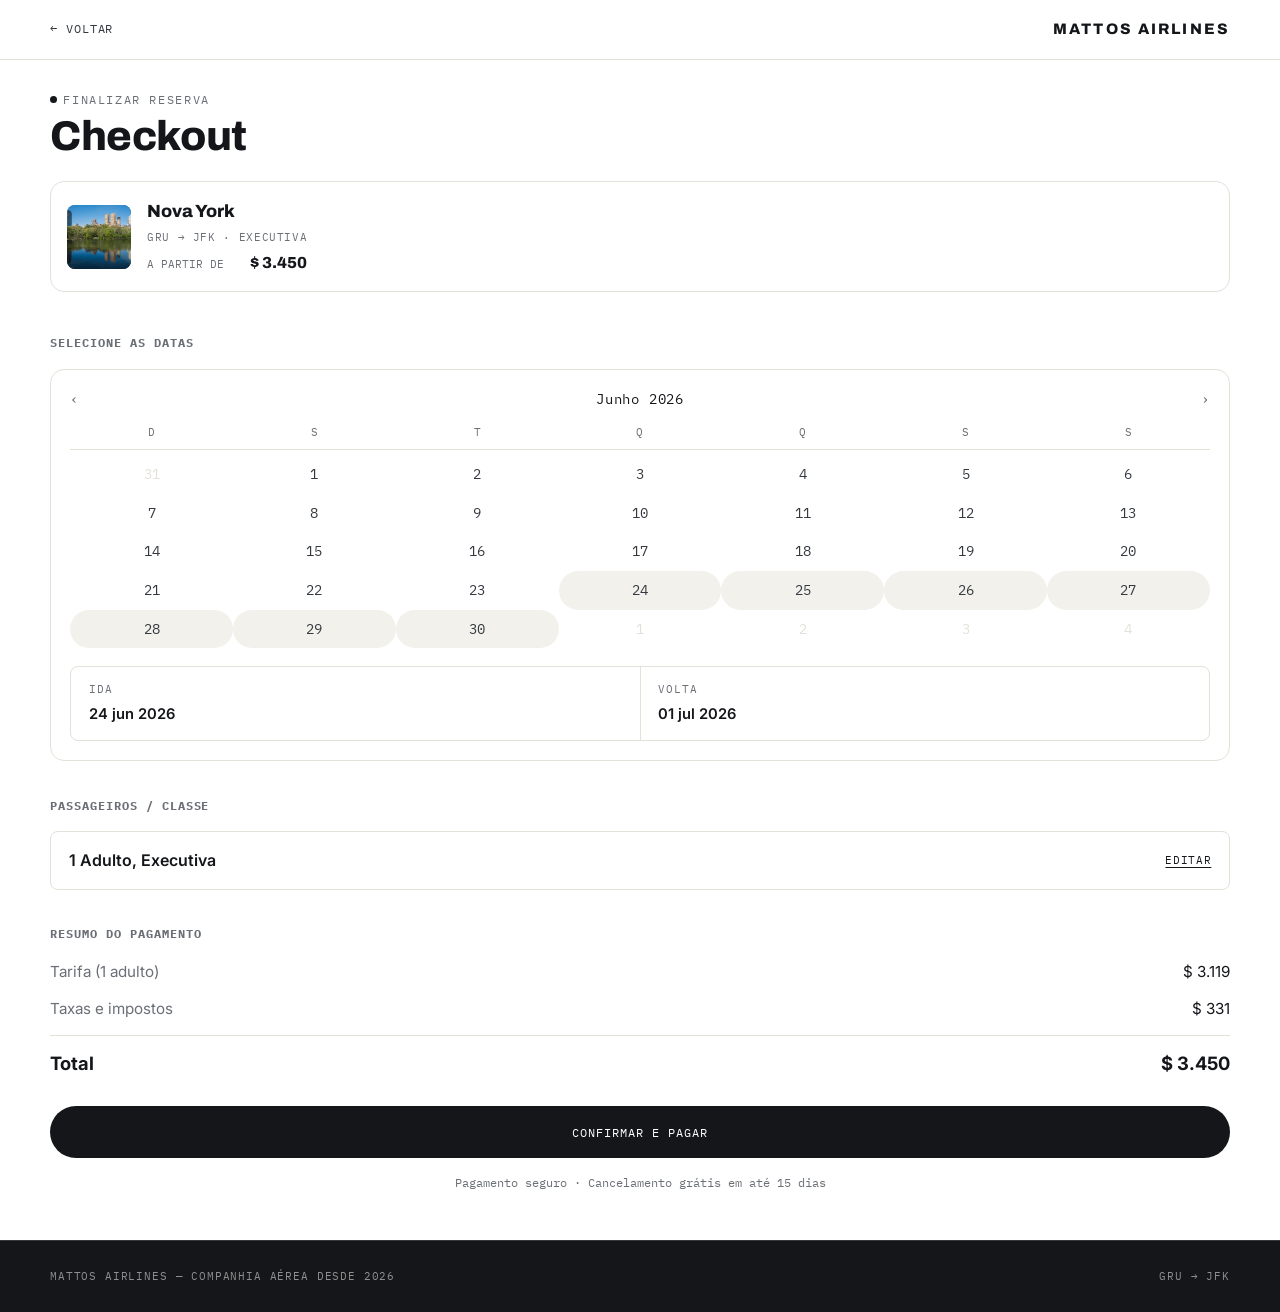
<file: checkout-nova-york.html>
<!DOCTYPE html>
<html lang="pt-BR">
<head>
  <meta charset="UTF-8">
  <meta name="viewport" content="width=device-width, initial-scale=1.0">
  <title>Checkout — Nova York · Mattos Airlines</title>
  <meta name="description" content="Finalize sua reserva para Nova York com a Mattos Airlines.">
  <link rel="preconnect" href="https://fonts.googleapis.com">
  <link rel="stylesheet" href="css/style.css">
</head>
<body>

  <header class="site-header">
    <div class="wrap">
      <a class="nav-back" href="nova-york.html">← Voltar</a>
      <a class="brand" href="index.html">Mattos Airlines</a>
    </div>
  </header>

  <main>
    <section class="checkout-header">
      <div class="wrap">
        <p class="eyebrow">Finalizar reserva</p>
        <h1 class="display">Checkout</h1>

        <div class="trip-summary">
          <div class="trip-thumb ph-novayork"><img class="photo" src="img/nova-york.jpg" alt="Nova York" loading="lazy"></div>
          <div class="trip-info">
            <h2 class="card-city">Nova York</h2>
            <p class="card-dates">GRU → JFK · Executiva</p>
            <div class="card-price">
              <span class="from">a partir de</span>
              <span class="amount">$ 3.450</span>
            </div>
          </div>
        </div>
      </div>
    </section>

    <section class="checkout-section">
      <div class="wrap">
        <h2>Selecione as datas</h2>
        <div class="calendar-card">
          <div class="month-nav">
            <span>‹</span>
            <span>Junho 2026</span>
            <span>›</span>
          </div>
          <div class="weekday-row">
            <span>D</span><span>S</span><span>T</span><span>Q</span><span>Q</span><span>S</span><span>S</span>
          </div>
          <div class="day-grid">
            <div class="week">
              <div class="day muted">31</div><div class="day">1</div><div class="day">2</div><div class="day">3</div><div class="day">4</div><div class="day">5</div><div class="day">6</div>
            </div>
            <div class="week">
              <div class="day">7</div><div class="day">8</div><div class="day">9</div><div class="day">10</div><div class="day">11</div><div class="day">12</div><div class="day">13</div>
            </div>
            <div class="week">
              <div class="day">14</div><div class="day">15</div><div class="day">16</div><div class="day">17</div><div class="day">18</div><div class="day">19</div><div class="day">20</div>
            </div>
            <div class="week">
              <div class="day">21</div><div class="day">22</div><div class="day">23</div><div class="day in-range">24</div><div class="day in-range">25</div><div class="day in-range">26</div><div class="day in-range">27</div>
            </div>
            <div class="week">
              <div class="day in-range">28</div><div class="day in-range">29</div><div class="day in-range">30</div><div class="day muted">1</div><div class="day muted">2</div><div class="day muted">3</div><div class="day muted">4</div>
            </div>
          </div>

          <div class="dates-summary">
            <div class="field">
              <span class="tag">Ida</span>
              <span class="val">24 jun 2026</span>
            </div>
            <div class="field">
              <span class="tag">Volta</span>
              <span class="val">01 jul 2026</span>
            </div>
          </div>
        </div>
      </div>
    </section>

    <section class="checkout-section">
      <div class="wrap">
        <h2>Passageiros / classe</h2>
        <div class="pax-field">
          <span class="val">1 Adulto, Executiva</span>
          <span class="edit">Editar</span>
        </div>
      </div>
    </section>

    <section class="checkout-section">
      <div class="wrap">
        <h2>Resumo do pagamento</h2>
        <div class="price-lines">
          <div class="price-line">
            <span class="label">Tarifa (1 adulto)</span>
            <span>$ 3.119</span>
          </div>
          <div class="price-line">
            <span class="label">Taxas e impostos</span>
            <span>$ 331</span>
          </div>
          <div class="price-line total">
            <span class="label">Total</span>
            <span>$ 3.450</span>
          </div>
        </div>

        <div class="cta-pay">
          <a class="btn btn-primary btn-block" href="#">Confirmar e pagar</a>
        </div>
        <p class="secure-note">Pagamento seguro · Cancelamento grátis em até 15 dias</p>
      </div>
    </section>
  </main>

  <footer class="site-footer">
    <div class="wrap">
      <span>Mattos Airlines — companhia aérea desde 2026</span>
      <span>GRU → JFK</span>
    </div>
  </footer>

</body>
</html>
</file>
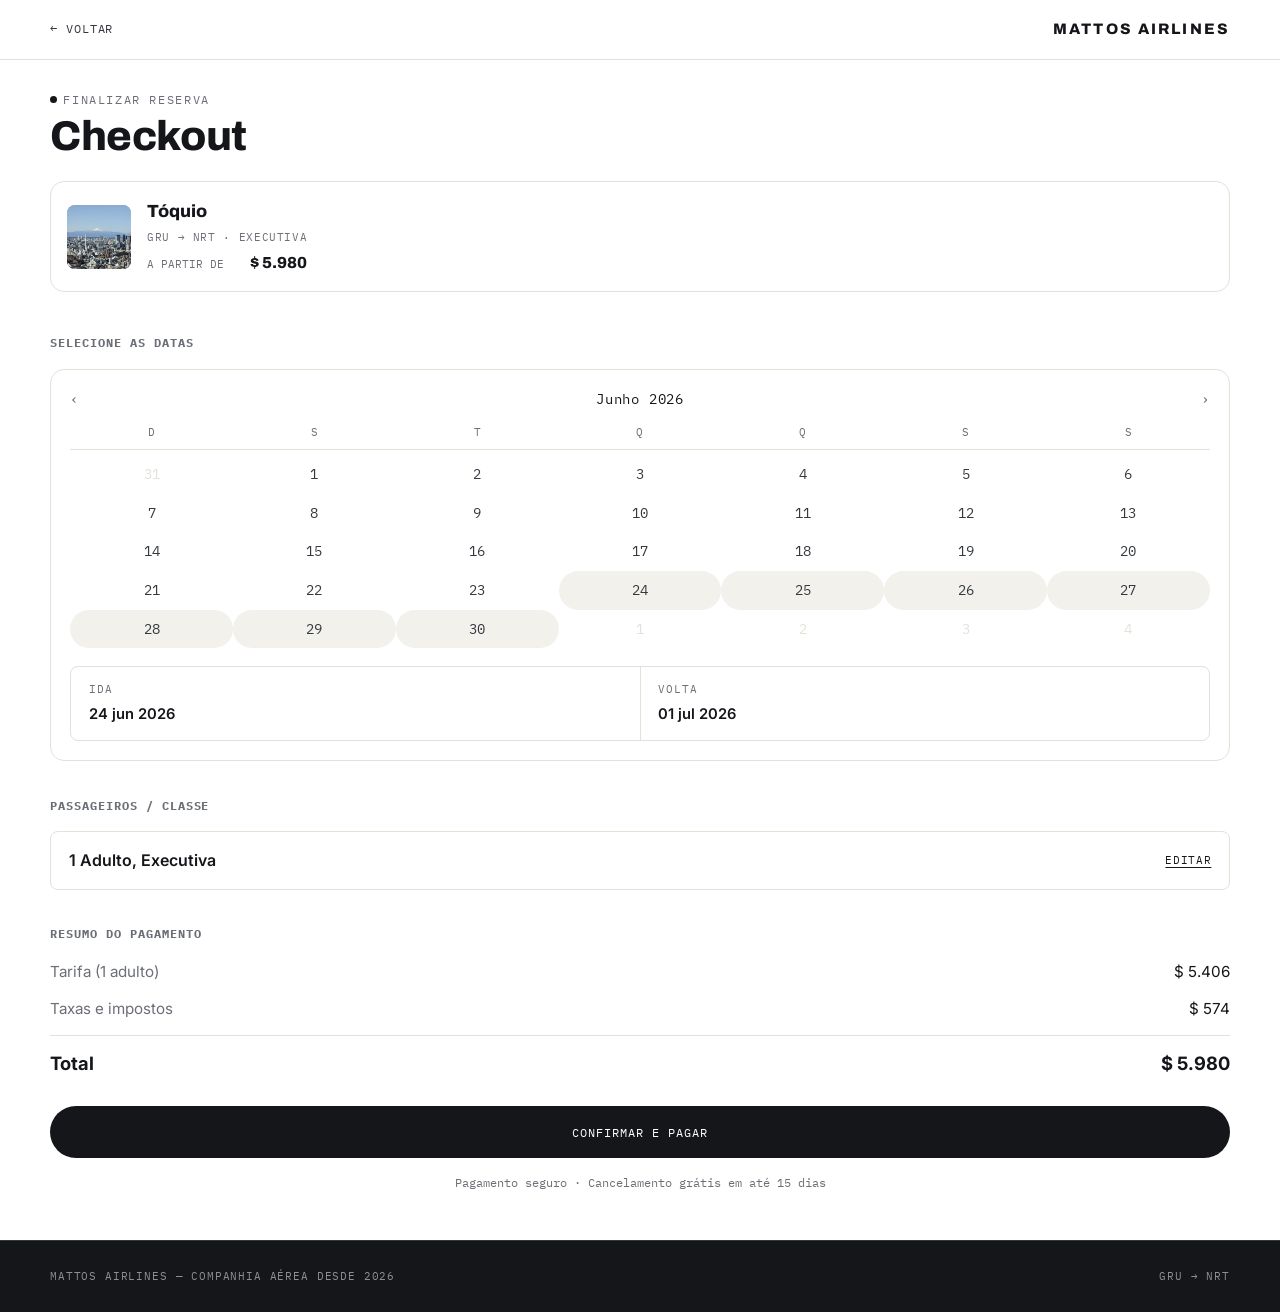
<file: checkout-toquio.html>
<!DOCTYPE html>
<html lang="pt-BR">
<head>
  <meta charset="UTF-8">
  <meta name="viewport" content="width=device-width, initial-scale=1.0">
  <title>Checkout — Tóquio · Mattos Airlines</title>
  <meta name="description" content="Finalize sua reserva para Tóquio com a Mattos Airlines.">
  <link rel="preconnect" href="https://fonts.googleapis.com">
  <link rel="stylesheet" href="css/style.css">
</head>
<body>

  <header class="site-header">
    <div class="wrap">
      <a class="nav-back" href="toquio.html">← Voltar</a>
      <a class="brand" href="index.html">Mattos Airlines</a>
    </div>
  </header>

  <main>
    <section class="checkout-header">
      <div class="wrap">
        <p class="eyebrow">Finalizar reserva</p>
        <h1 class="display">Checkout</h1>

        <div class="trip-summary">
          <div class="trip-thumb ph-toquio"><img class="photo" src="img/toquio.jpg" alt="Tóquio" loading="lazy"></div>
          <div class="trip-info">
            <h2 class="card-city">Tóquio</h2>
            <p class="card-dates">GRU → NRT · Executiva</p>
            <div class="card-price">
              <span class="from">a partir de</span>
              <span class="amount">$ 5.980</span>
            </div>
          </div>
        </div>
      </div>
    </section>

    <section class="checkout-section">
      <div class="wrap">
        <h2>Selecione as datas</h2>
        <div class="calendar-card">
          <div class="month-nav">
            <span>‹</span>
            <span>Junho 2026</span>
            <span>›</span>
          </div>
          <div class="weekday-row">
            <span>D</span><span>S</span><span>T</span><span>Q</span><span>Q</span><span>S</span><span>S</span>
          </div>
          <div class="day-grid">
            <div class="week">
              <div class="day muted">31</div><div class="day">1</div><div class="day">2</div><div class="day">3</div><div class="day">4</div><div class="day">5</div><div class="day">6</div>
            </div>
            <div class="week">
              <div class="day">7</div><div class="day">8</div><div class="day">9</div><div class="day">10</div><div class="day">11</div><div class="day">12</div><div class="day">13</div>
            </div>
            <div class="week">
              <div class="day">14</div><div class="day">15</div><div class="day">16</div><div class="day">17</div><div class="day">18</div><div class="day">19</div><div class="day">20</div>
            </div>
            <div class="week">
              <div class="day">21</div><div class="day">22</div><div class="day">23</div><div class="day in-range">24</div><div class="day in-range">25</div><div class="day in-range">26</div><div class="day in-range">27</div>
            </div>
            <div class="week">
              <div class="day in-range">28</div><div class="day in-range">29</div><div class="day in-range">30</div><div class="day muted">1</div><div class="day muted">2</div><div class="day muted">3</div><div class="day muted">4</div>
            </div>
          </div>

          <div class="dates-summary">
            <div class="field">
              <span class="tag">Ida</span>
              <span class="val">24 jun 2026</span>
            </div>
            <div class="field">
              <span class="tag">Volta</span>
              <span class="val">01 jul 2026</span>
            </div>
          </div>
        </div>
      </div>
    </section>

    <section class="checkout-section">
      <div class="wrap">
        <h2>Passageiros / classe</h2>
        <div class="pax-field">
          <span class="val">1 Adulto, Executiva</span>
          <span class="edit">Editar</span>
        </div>
      </div>
    </section>

    <section class="checkout-section">
      <div class="wrap">
        <h2>Resumo do pagamento</h2>
        <div class="price-lines">
          <div class="price-line">
            <span class="label">Tarifa (1 adulto)</span>
            <span>$ 5.406</span>
          </div>
          <div class="price-line">
            <span class="label">Taxas e impostos</span>
            <span>$ 574</span>
          </div>
          <div class="price-line total">
            <span class="label">Total</span>
            <span>$ 5.980</span>
          </div>
        </div>

        <div class="cta-pay">
          <a class="btn btn-primary btn-block" href="#">Confirmar e pagar</a>
        </div>
        <p class="secure-note">Pagamento seguro · Cancelamento grátis em até 15 dias</p>
      </div>
    </section>
  </main>

  <footer class="site-footer">
    <div class="wrap">
      <span>Mattos Airlines — companhia aérea desde 2026</span>
      <span>GRU → NRT</span>
    </div>
  </footer>

</body>
</html>
</file>
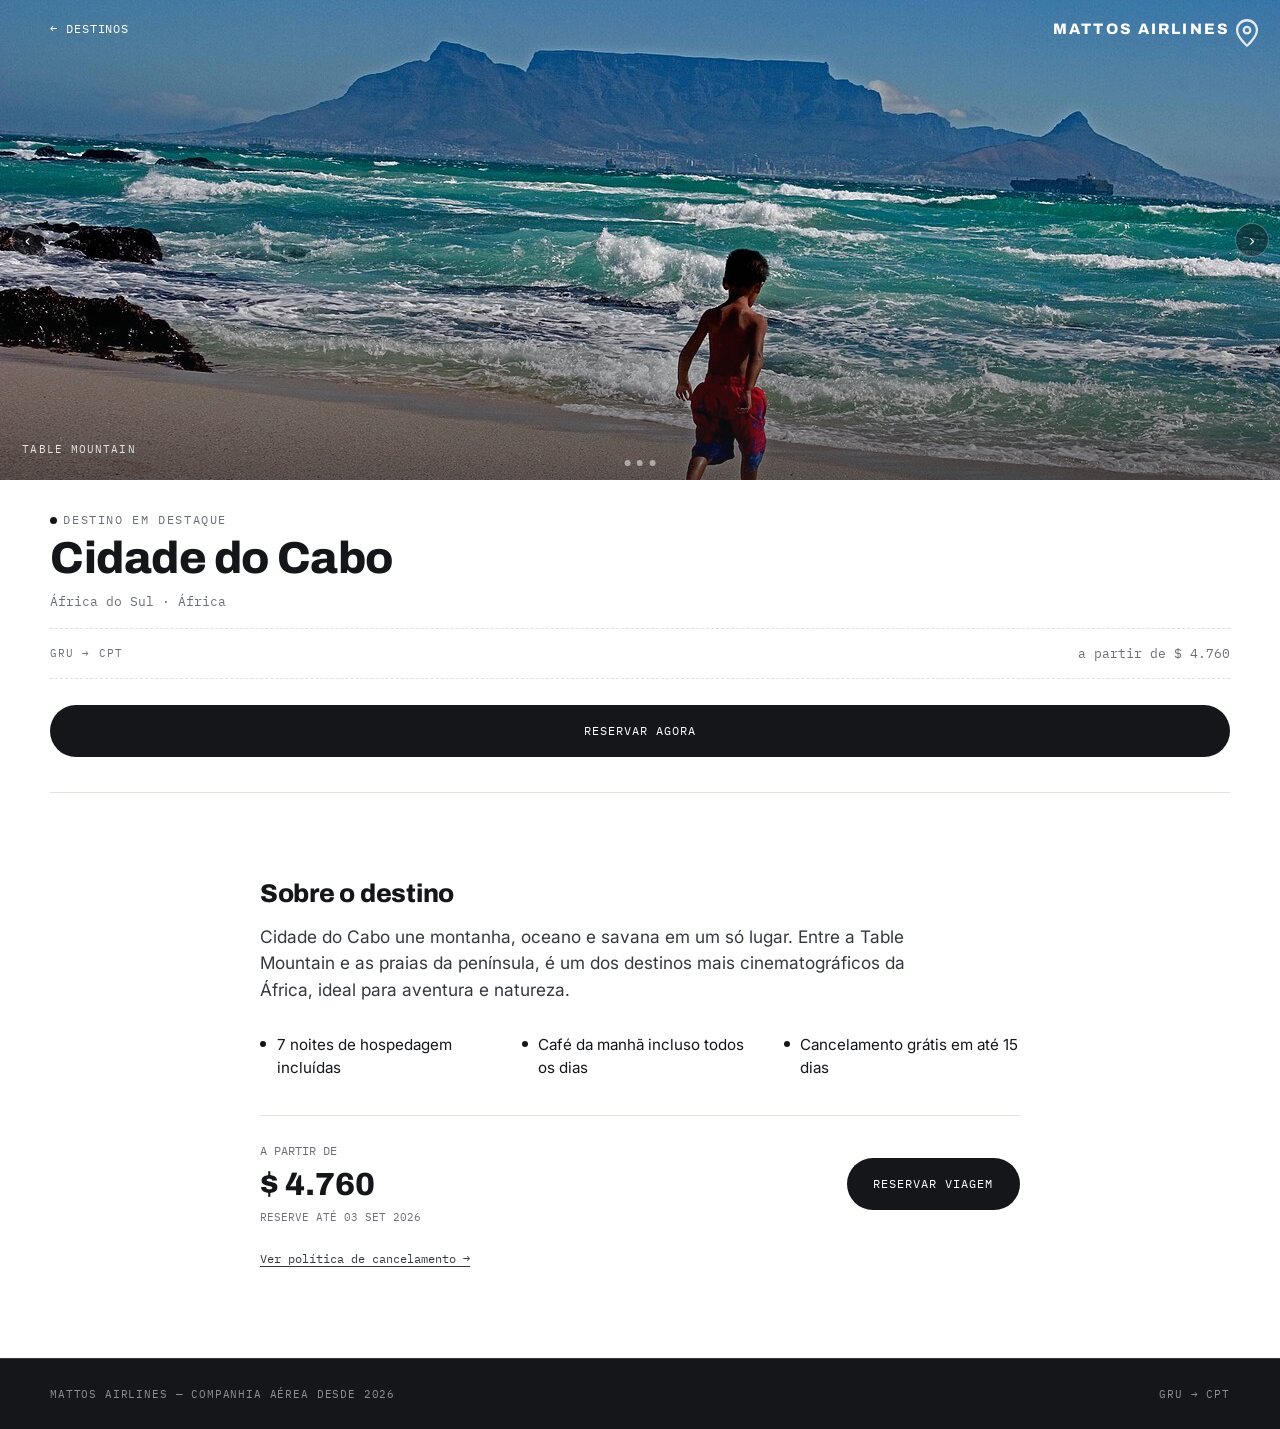
<file: cidade-do-cabo.html>
<!DOCTYPE html>
<html lang="pt-BR">
<head>
  <meta charset="UTF-8">
  <meta name="viewport" content="width=device-width, initial-scale=1.0">
  <title>Cidade do Cabo — Mattos Airlines</title>
  <meta name="description" content="Voe para Cidade do Cabo com a Mattos Airlines. GRU → CPT a partir de $ 4.760.">
  <link rel="preconnect" href="https://fonts.googleapis.com">
  <link rel="stylesheet" href="css/style.css">
</head>
<body>

  <main>
    <section class="hero-carousel" aria-label="Galeria de fotos de Cidade do Cabo">
      <header class="site-header">
        <div class="wrap">
          <a class="nav-back" href="index.html">← Destinos</a>
          <a class="brand" href="index.html">Mattos Airlines</a>
        </div>
      </header>

      <div class="carousel-track">
        <div id="slide-1" class="slide ph-cidadedocabo"><img class="photo" src="img/cidade-do-cabo.jpg" alt="Table Mountain, Cidade do Cabo" loading="lazy"><img class="landmark-icon" src="[data-uri]" alt="Ícone de localização: Table Mountain, Cidade do Cabo"><span class="tag">Table Mountain</span></div>
        <div id="slide-2" class="slide ph-cidadedocabo"><img class="photo" src="img/cidade-do-cabo.jpg" alt="Robben Island, Cidade do Cabo" loading="lazy"><img class="landmark-icon" src="[data-uri]" alt="Ícone de localização: Robben Island, Cidade do Cabo"><span class="tag">Robben Island</span></div>
        <div id="slide-3" class="slide ph-cidadedocabo"><img class="photo" src="img/cidade-do-cabo.jpg" alt="Cape Point, Cidade do Cabo" loading="lazy"><img class="landmark-icon" src="[data-uri]" alt="Ícone de localização: Cape Point, Cidade do Cabo"><span class="tag">Cape Point</span></div>
      </div>
      <div class="carousel-arrows">
        <a href="#slide-1" aria-label="Foto anterior">‹</a>
        <a href="#slide-3" aria-label="Próxima foto">›</a>
      </div>
      <div class="carousel-dots">
        <a href="#slide-1" aria-label="Foto 1"></a>
        <a href="#slide-2" aria-label="Foto 2"></a>
        <a href="#slide-3" aria-label="Foto 3"></a>
      </div>
    </section>

    <div class="wrap hero-info">
      <p class="eyebrow">Destino em destaque</p>
      <h1 class="display">Cidade do Cabo</h1>
      <p class="place">África do Sul · África</p>
      <div class="od-row">
        <span class="tag">GRU → CPT</span>
        <span class="price">a partir de $ 4.760</span>
      </div>
      <a class="btn btn-primary btn-block" href="checkout-cidade-do-cabo.html">Reservar agora</a>
    </div>

    <section class="details">
      <div class="wrap">
        <h2 class="display" style="font-size:1.6rem;margin-bottom:1rem;">Sobre o destino</h2>
        <p class="details-lead">Cidade do Cabo une montanha, oceano e savana em um só lugar. Entre a Table Mountain e as praias da península, é um dos destinos mais cinematográficos da África, ideal para aventura e natureza.</p>

        <div class="perks">
          <p class="perk">7 noites de hospedagem incluídas</p>
          <p class="perk">Café da manhã incluso todos os dias</p>
          <p class="perk">Cancelamento grátis em até 15 dias</p>
        </div>

        <div class="price-cta">
          <div>
            <p class="from">a partir de</p>
            <p class="amount">$ 4.760</p>
            <p class="deadline">Reserve até 03 set 2026</p>
          </div>
          <div class="reserve-block">
            <a class="btn btn-primary" href="checkout-cidade-do-cabo.html">Reservar viagem</a>
          </div>
        </div>

        <a class="policy-link" href="#">Ver política de cancelamento →</a>
      </div>
    </section>
  </main>

  <footer class="site-footer">
    <div class="wrap">
      <span>Mattos Airlines — companhia aérea desde 2026</span>
      <span>GRU → CPT</span>
    </div>
  </footer>

</body>
</html>
</file>
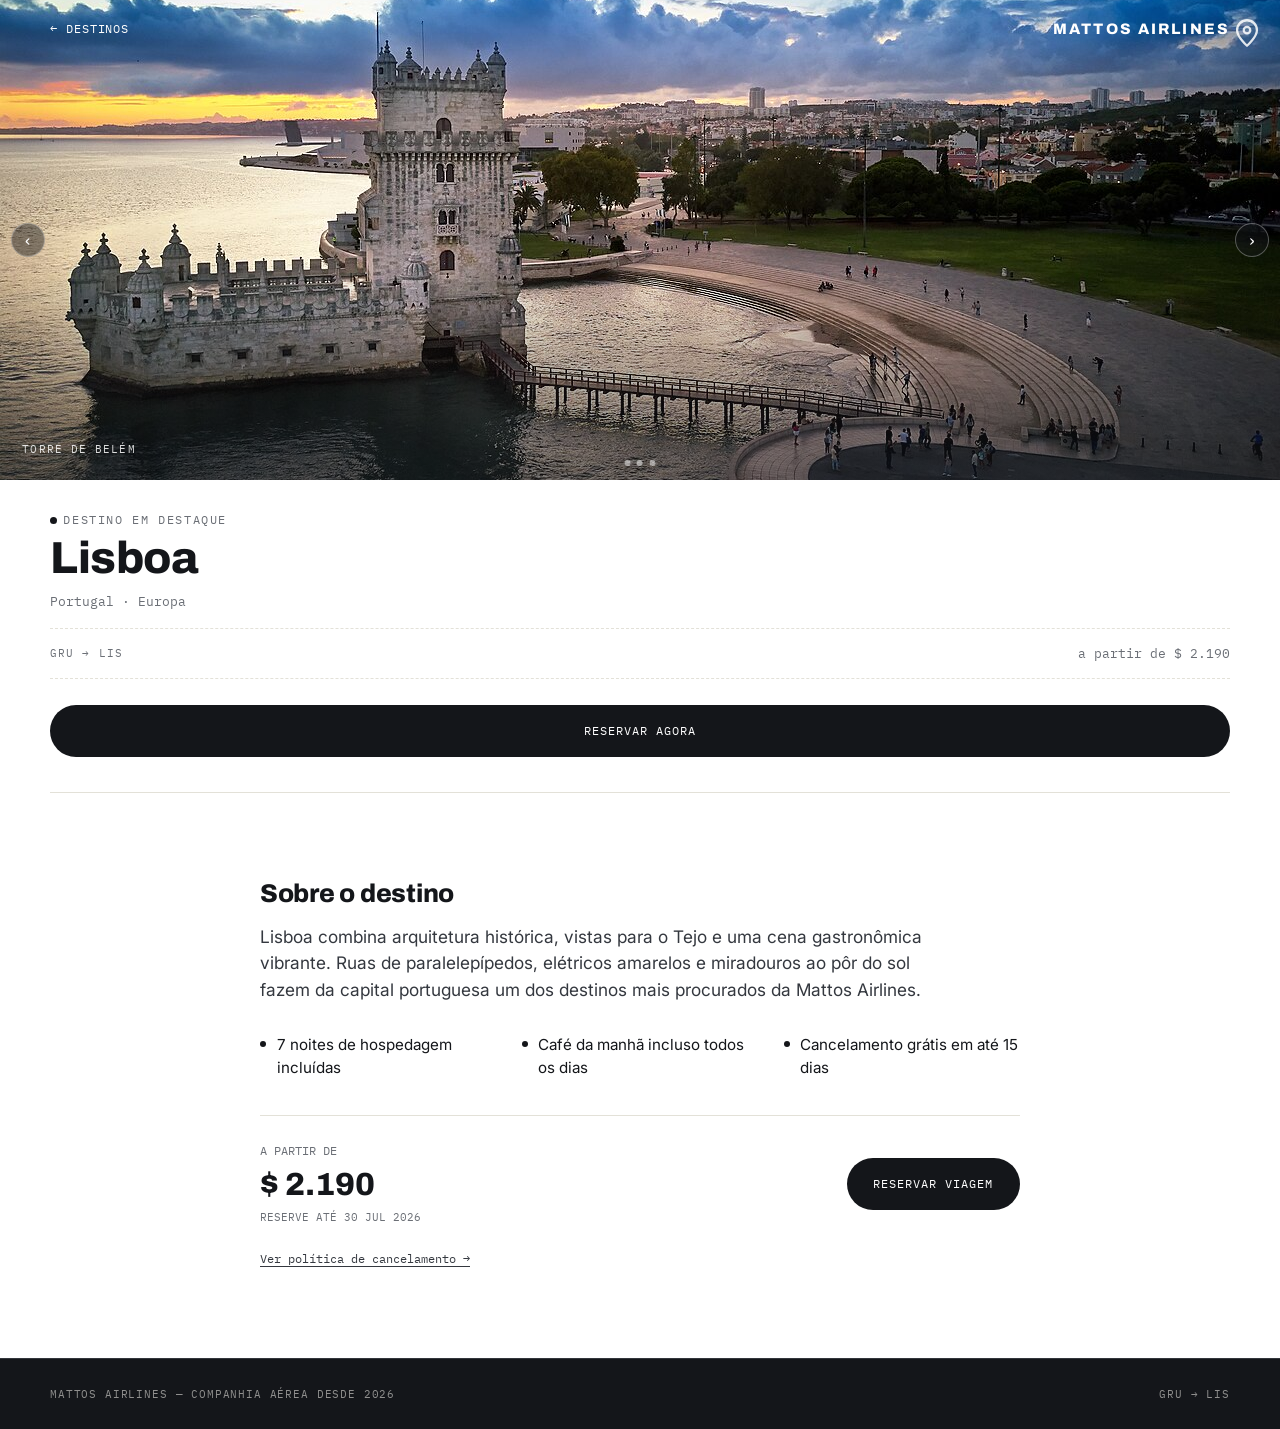
<file: lisboa.html>
<!DOCTYPE html>
<html lang="pt-BR">
<head>
  <meta charset="UTF-8">
  <meta name="viewport" content="width=device-width, initial-scale=1.0">
  <title>Lisboa — Mattos Airlines</title>
  <meta name="description" content="Voe para Lisboa com a Mattos Airlines. GRU → LIS a partir de $ 2.190.">
  <link rel="preconnect" href="https://fonts.googleapis.com">
  <link rel="stylesheet" href="css/style.css">
</head>
<body>

  <main>
    <section class="hero-carousel" aria-label="Galeria de fotos de Lisboa">
      <header class="site-header">
        <div class="wrap">
          <a class="nav-back" href="index.html">← Destinos</a>
          <a class="brand" href="index.html">Mattos Airlines</a>
        </div>
      </header>

      <div class="carousel-track">
        <div id="slide-1" class="slide ph-lisboa"><img class="photo" src="img/lisboa.jpg" alt="Torre de Belém, Lisboa" loading="lazy"><img class="landmark-icon" src="[data-uri]" alt="Ícone de localização: Torre de Belém, Lisboa"><span class="tag">Torre de Belém</span></div>
        <div id="slide-2" class="slide ph-lisboa"><img class="photo" src="img/lisboa.jpg" alt="Alfama, Lisboa" loading="lazy"><img class="landmark-icon" src="[data-uri]" alt="Ícone de localização: Alfama, Lisboa"><span class="tag">Alfama</span></div>
        <div id="slide-3" class="slide ph-lisboa"><img class="photo" src="img/lisboa.jpg" alt="Praça do Comércio, Lisboa" loading="lazy"><img class="landmark-icon" src="[data-uri]" alt="Ícone de localização: Praça do Comércio, Lisboa"><span class="tag">Praça do Comércio</span></div>
      </div>
      <div class="carousel-arrows">
        <a href="#slide-1" aria-label="Foto anterior">‹</a>
        <a href="#slide-3" aria-label="Próxima foto">›</a>
      </div>
      <div class="carousel-dots">
        <a href="#slide-1" aria-label="Foto 1"></a>
        <a href="#slide-2" aria-label="Foto 2"></a>
        <a href="#slide-3" aria-label="Foto 3"></a>
      </div>
    </section>

    <div class="wrap hero-info">
      <p class="eyebrow">Destino em destaque</p>
      <h1 class="display">Lisboa</h1>
      <p class="place">Portugal · Europa</p>
      <div class="od-row">
        <span class="tag">GRU → LIS</span>
        <span class="price">a partir de $ 2.190</span>
      </div>
      <a class="btn btn-primary btn-block" href="checkout-lisboa.html">Reservar agora</a>
    </div>

    <section class="details">
      <div class="wrap">
        <h2 class="display" style="font-size:1.6rem;margin-bottom:1rem;">Sobre o destino</h2>
        <p class="details-lead">Lisboa combina arquitetura histórica, vistas para o Tejo e uma cena gastronômica vibrante. Ruas de paralelepípedos, elétricos amarelos e miradouros ao pôr do sol fazem da capital portuguesa um dos destinos mais procurados da Mattos Airlines.</p>

        <div class="perks">
          <p class="perk">7 noites de hospedagem incluídas</p>
          <p class="perk">Café da manhã incluso todos os dias</p>
          <p class="perk">Cancelamento grátis em até 15 dias</p>
        </div>

        <div class="price-cta">
          <div>
            <p class="from">a partir de</p>
            <p class="amount">$ 2.190</p>
            <p class="deadline">Reserve até 30 jul 2026</p>
          </div>
          <div class="reserve-block">
            <a class="btn btn-primary" href="checkout-lisboa.html">Reservar viagem</a>
          </div>
        </div>

        <a class="policy-link" href="#">Ver política de cancelamento →</a>
      </div>
    </section>
  </main>

  <footer class="site-footer">
    <div class="wrap">
      <span>Mattos Airlines — companhia aérea desde 2026</span>
      <span>GRU → LIS</span>
    </div>
  </footer>

</body>
</html>
</file>
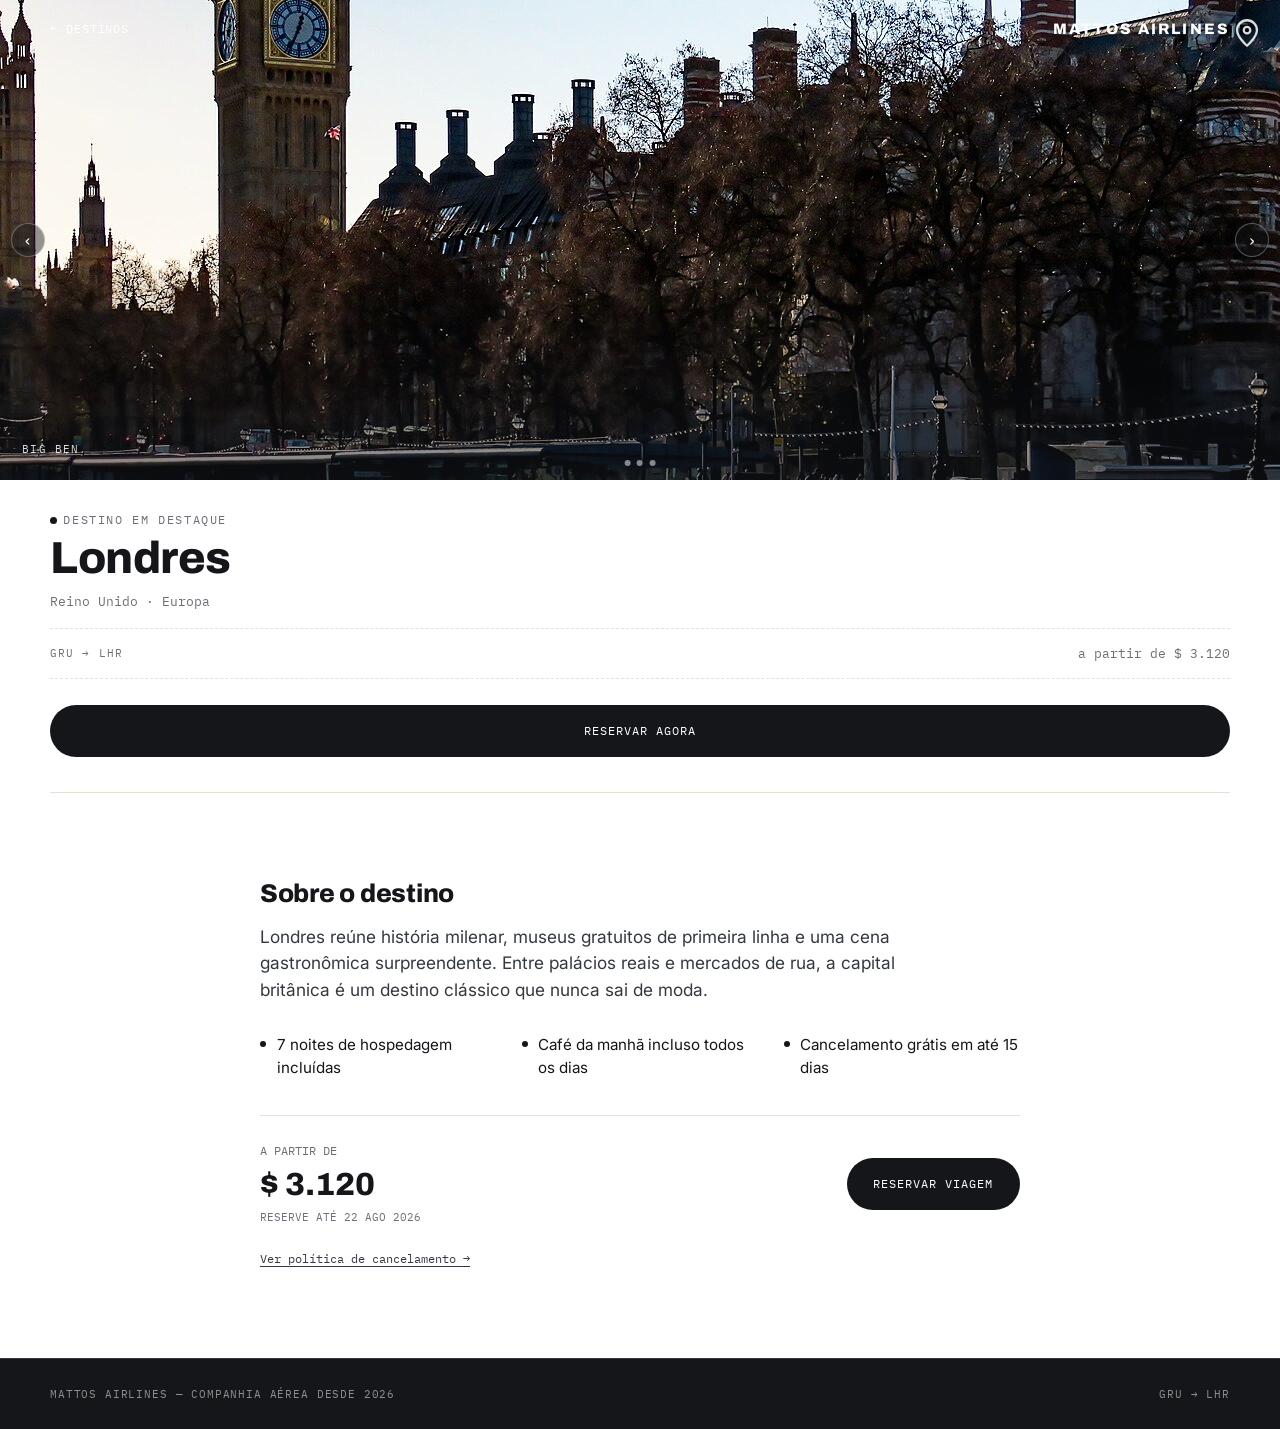
<file: londres.html>
<!DOCTYPE html>
<html lang="pt-BR">
<head>
  <meta charset="UTF-8">
  <meta name="viewport" content="width=device-width, initial-scale=1.0">
  <title>Londres — Mattos Airlines</title>
  <meta name="description" content="Voe para Londres com a Mattos Airlines. GRU → LHR a partir de $ 3.120.">
  <link rel="preconnect" href="https://fonts.googleapis.com">
  <link rel="stylesheet" href="css/style.css">
</head>
<body>

  <main>
    <section class="hero-carousel" aria-label="Galeria de fotos de Londres">
      <header class="site-header">
        <div class="wrap">
          <a class="nav-back" href="index.html">← Destinos</a>
          <a class="brand" href="index.html">Mattos Airlines</a>
        </div>
      </header>

      <div class="carousel-track">
        <div id="slide-1" class="slide ph-londres"><img class="photo" src="img/londres.jpg" alt="Big Ben, Londres" loading="lazy"><img class="landmark-icon" src="[data-uri]" alt="Ícone de localização: Big Ben, Londres"><span class="tag">Big Ben</span></div>
        <div id="slide-2" class="slide ph-londres"><img class="photo" src="img/londres.jpg" alt="Buckingham Palace, Londres" loading="lazy"><img class="landmark-icon" src="[data-uri]" alt="Ícone de localização: Buckingham Palace, Londres"><span class="tag">Buckingham Palace</span></div>
        <div id="slide-3" class="slide ph-londres"><img class="photo" src="img/londres.jpg" alt="London Eye, Londres" loading="lazy"><img class="landmark-icon" src="[data-uri]" alt="Ícone de localização: London Eye, Londres"><span class="tag">London Eye</span></div>
      </div>
      <div class="carousel-arrows">
        <a href="#slide-1" aria-label="Foto anterior">‹</a>
        <a href="#slide-3" aria-label="Próxima foto">›</a>
      </div>
      <div class="carousel-dots">
        <a href="#slide-1" aria-label="Foto 1"></a>
        <a href="#slide-2" aria-label="Foto 2"></a>
        <a href="#slide-3" aria-label="Foto 3"></a>
      </div>
    </section>

    <div class="wrap hero-info">
      <p class="eyebrow">Destino em destaque</p>
      <h1 class="display">Londres</h1>
      <p class="place">Reino Unido · Europa</p>
      <div class="od-row">
        <span class="tag">GRU → LHR</span>
        <span class="price">a partir de $ 3.120</span>
      </div>
      <a class="btn btn-primary btn-block" href="checkout-londres.html">Reservar agora</a>
    </div>

    <section class="details">
      <div class="wrap">
        <h2 class="display" style="font-size:1.6rem;margin-bottom:1rem;">Sobre o destino</h2>
        <p class="details-lead">Londres reúne história milenar, museus gratuitos de primeira linha e uma cena gastronômica surpreendente. Entre palácios reais e mercados de rua, a capital britânica é um destino clássico que nunca sai de moda.</p>

        <div class="perks">
          <p class="perk">7 noites de hospedagem incluídas</p>
          <p class="perk">Café da manhã incluso todos os dias</p>
          <p class="perk">Cancelamento grátis em até 15 dias</p>
        </div>

        <div class="price-cta">
          <div>
            <p class="from">a partir de</p>
            <p class="amount">$ 3.120</p>
            <p class="deadline">Reserve até 22 ago 2026</p>
          </div>
          <div class="reserve-block">
            <a class="btn btn-primary" href="checkout-londres.html">Reservar viagem</a>
          </div>
        </div>

        <a class="policy-link" href="#">Ver política de cancelamento →</a>
      </div>
    </section>
  </main>

  <footer class="site-footer">
    <div class="wrap">
      <span>Mattos Airlines — companhia aérea desde 2026</span>
      <span>GRU → LHR</span>
    </div>
  </footer>

</body>
</html>
</file>
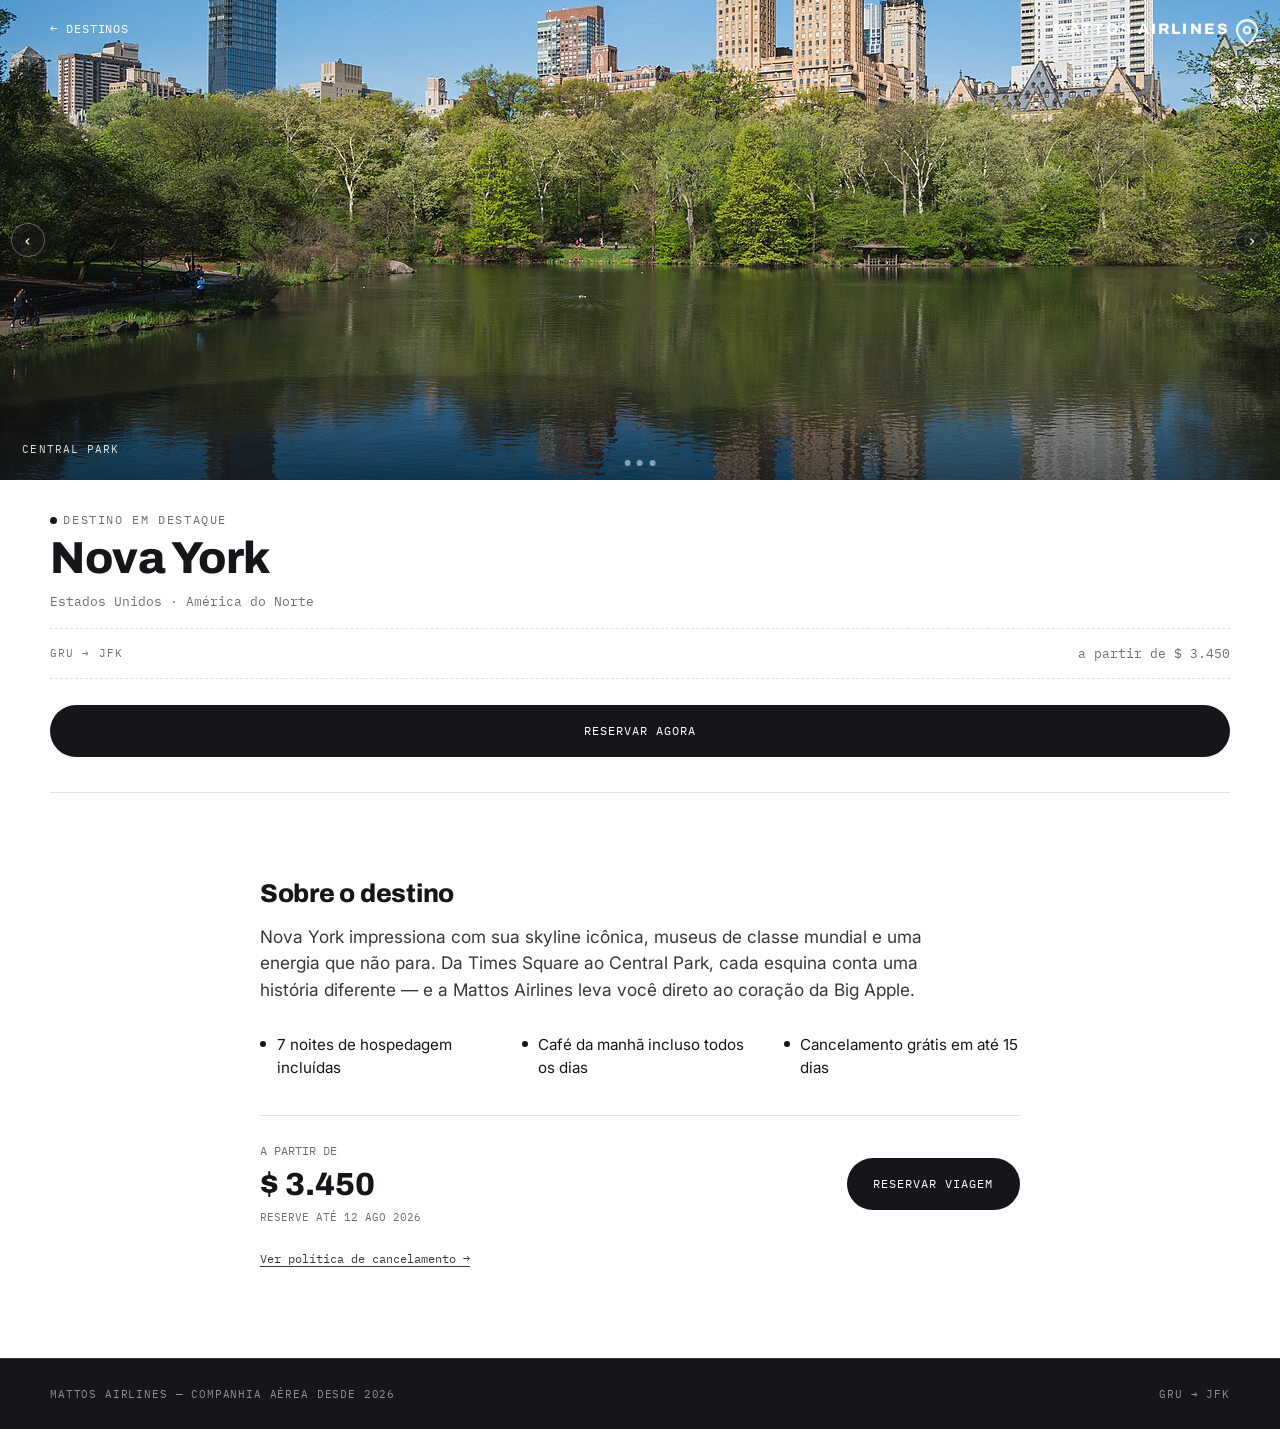
<file: nova-york.html>
<!DOCTYPE html>
<html lang="pt-BR">
<head>
  <meta charset="UTF-8">
  <meta name="viewport" content="width=device-width, initial-scale=1.0">
  <title>Nova York — Mattos Airlines</title>
  <meta name="description" content="Voe para Nova York com a Mattos Airlines. GRU → JFK a partir de $ 3.450.">
  <link rel="preconnect" href="https://fonts.googleapis.com">
  <link rel="stylesheet" href="css/style.css">
</head>
<body>

  <main>
    <section class="hero-carousel" aria-label="Galeria de fotos de Nova York">
      <header class="site-header">
        <div class="wrap">
          <a class="nav-back" href="index.html">← Destinos</a>
          <a class="brand" href="index.html">Mattos Airlines</a>
        </div>
      </header>

      <div class="carousel-track">
        <div id="slide-1" class="slide ph-novayork"><img class="photo" src="img/nova-york.jpg" alt="Central Park, Nova York" loading="lazy"><img class="landmark-icon" src="[data-uri]" alt="Ícone de localização: Central Park, Nova York"><span class="tag">Central Park</span></div>
        <div id="slide-2" class="slide ph-novayork"><img class="photo" src="img/nova-york.jpg" alt="Times Square, Nova York" loading="lazy"><img class="landmark-icon" src="[data-uri]" alt="Ícone de localização: Times Square, Nova York"><span class="tag">Times Square</span></div>
        <div id="slide-3" class="slide ph-novayork"><img class="photo" src="img/nova-york.jpg" alt="Brooklyn Bridge, Nova York" loading="lazy"><img class="landmark-icon" src="[data-uri]" alt="Ícone de localização: Brooklyn Bridge, Nova York"><span class="tag">Brooklyn Bridge</span></div>
      </div>
      <div class="carousel-arrows">
        <a href="#slide-1" aria-label="Foto anterior">‹</a>
        <a href="#slide-3" aria-label="Próxima foto">›</a>
      </div>
      <div class="carousel-dots">
        <a href="#slide-1" aria-label="Foto 1"></a>
        <a href="#slide-2" aria-label="Foto 2"></a>
        <a href="#slide-3" aria-label="Foto 3"></a>
      </div>
    </section>

    <div class="wrap hero-info">
      <p class="eyebrow">Destino em destaque</p>
      <h1 class="display">Nova York</h1>
      <p class="place">Estados Unidos · América do Norte</p>
      <div class="od-row">
        <span class="tag">GRU → JFK</span>
        <span class="price">a partir de $ 3.450</span>
      </div>
      <a class="btn btn-primary btn-block" href="checkout-nova-york.html">Reservar agora</a>
    </div>

    <section class="details">
      <div class="wrap">
        <h2 class="display" style="font-size:1.6rem;margin-bottom:1rem;">Sobre o destino</h2>
        <p class="details-lead">Nova York impressiona com sua skyline icônica, museus de classe mundial e uma energia que não para. Da Times Square ao Central Park, cada esquina conta uma história diferente — e a Mattos Airlines leva você direto ao coração da Big Apple.</p>

        <div class="perks">
          <p class="perk">7 noites de hospedagem incluídas</p>
          <p class="perk">Café da manhã incluso todos os dias</p>
          <p class="perk">Cancelamento grátis em até 15 dias</p>
        </div>

        <div class="price-cta">
          <div>
            <p class="from">a partir de</p>
            <p class="amount">$ 3.450</p>
            <p class="deadline">Reserve até 12 ago 2026</p>
          </div>
          <div class="reserve-block">
            <a class="btn btn-primary" href="checkout-nova-york.html">Reservar viagem</a>
          </div>
        </div>

        <a class="policy-link" href="#">Ver política de cancelamento →</a>
      </div>
    </section>
  </main>

  <footer class="site-footer">
    <div class="wrap">
      <span>Mattos Airlines — companhia aérea desde 2026</span>
      <span>GRU → JFK</span>
    </div>
  </footer>

</body>
</html>
</file>
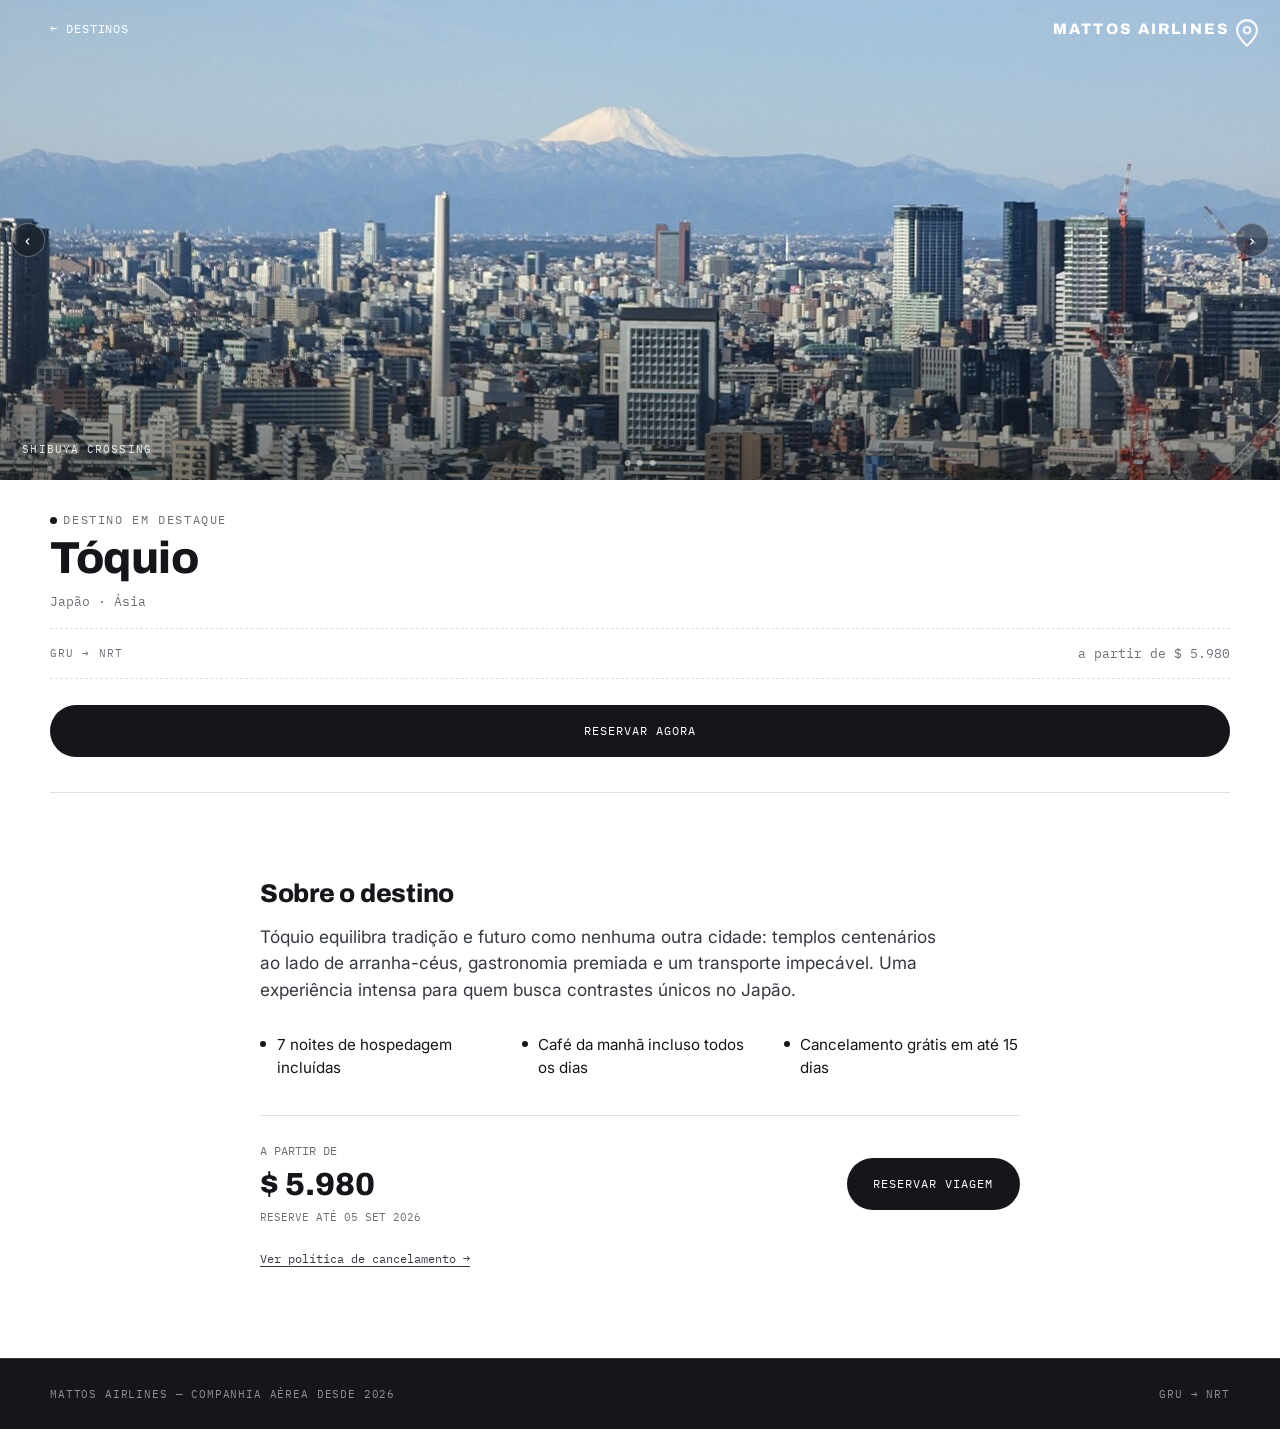
<file: toquio.html>
<!DOCTYPE html>
<html lang="pt-BR">
<head>
  <meta charset="UTF-8">
  <meta name="viewport" content="width=device-width, initial-scale=1.0">
  <title>Tóquio — Mattos Airlines</title>
  <meta name="description" content="Voe para Tóquio com a Mattos Airlines. GRU → NRT a partir de $ 5.980.">
  <link rel="preconnect" href="https://fonts.googleapis.com">
  <link rel="stylesheet" href="css/style.css">
</head>
<body>

  <main>
    <section class="hero-carousel" aria-label="Galeria de fotos de Tóquio">
      <header class="site-header">
        <div class="wrap">
          <a class="nav-back" href="index.html">← Destinos</a>
          <a class="brand" href="index.html">Mattos Airlines</a>
        </div>
      </header>

      <div class="carousel-track">
        <div id="slide-1" class="slide ph-toquio"><img class="photo" src="img/toquio.jpg" alt="Shibuya Crossing, Tóquio" loading="lazy"><img class="landmark-icon" src="[data-uri]" alt="Ícone de localização: Shibuya Crossing, Tóquio"><span class="tag">Shibuya Crossing</span></div>
        <div id="slide-2" class="slide ph-toquio"><img class="photo" src="img/toquio.jpg" alt="Templo Senso-ji, Tóquio" loading="lazy"><img class="landmark-icon" src="[data-uri]" alt="Ícone de localização: Templo Senso-ji, Tóquio"><span class="tag">Templo Senso-ji</span></div>
        <div id="slide-3" class="slide ph-toquio"><img class="photo" src="img/toquio.jpg" alt="Torre de Tóquio, Tóquio" loading="lazy"><img class="landmark-icon" src="[data-uri]" alt="Ícone de localização: Torre de Tóquio, Tóquio"><span class="tag">Torre de Tóquio</span></div>
      </div>
      <div class="carousel-arrows">
        <a href="#slide-1" aria-label="Foto anterior">‹</a>
        <a href="#slide-3" aria-label="Próxima foto">›</a>
      </div>
      <div class="carousel-dots">
        <a href="#slide-1" aria-label="Foto 1"></a>
        <a href="#slide-2" aria-label="Foto 2"></a>
        <a href="#slide-3" aria-label="Foto 3"></a>
      </div>
    </section>

    <div class="wrap hero-info">
      <p class="eyebrow">Destino em destaque</p>
      <h1 class="display">Tóquio</h1>
      <p class="place">Japão · Ásia</p>
      <div class="od-row">
        <span class="tag">GRU → NRT</span>
        <span class="price">a partir de $ 5.980</span>
      </div>
      <a class="btn btn-primary btn-block" href="checkout-toquio.html">Reservar agora</a>
    </div>

    <section class="details">
      <div class="wrap">
        <h2 class="display" style="font-size:1.6rem;margin-bottom:1rem;">Sobre o destino</h2>
        <p class="details-lead">Tóquio equilibra tradição e futuro como nenhuma outra cidade: templos centenários ao lado de arranha-céus, gastronomia premiada e um transporte impecável. Uma experiência intensa para quem busca contrastes únicos no Japão.</p>

        <div class="perks">
          <p class="perk">7 noites de hospedagem incluídas</p>
          <p class="perk">Café da manhã incluso todos os dias</p>
          <p class="perk">Cancelamento grátis em até 15 dias</p>
        </div>

        <div class="price-cta">
          <div>
            <p class="from">a partir de</p>
            <p class="amount">$ 5.980</p>
            <p class="deadline">Reserve até 05 set 2026</p>
          </div>
          <div class="reserve-block">
            <a class="btn btn-primary" href="checkout-toquio.html">Reservar viagem</a>
          </div>
        </div>

        <a class="policy-link" href="#">Ver política de cancelamento →</a>
      </div>
    </section>
  </main>

  <footer class="site-footer">
    <div class="wrap">
      <span>Mattos Airlines — companhia aérea desde 2026</span>
      <span>GRU → NRT</span>
    </div>
  </footer>

</body>
</html>
</file>
<file: css/style.css>
/* ==========================================================================
   MATTOS AIRLINES — style.css
   "O céu, em preto e branco."
   Paleta: preto e branco puros — fundo claro, texto quase-preto, botões
   pretos em pílula. Único contraste: a seção "Nossa malha está crescendo",
   em fundo escuro. A cor vem só das fotos dos destinos.
   Tipografia: Archivo (display, caixa-alta) + IBM Plex Mono
   (códigos de voo, dados, rótulos) + Inter (texto corrido).
   ========================================================================== */

@import url('https://fonts.googleapis.com/css2?family=Archivo:wght@600;700;800;900&family=IBM+Plex+Mono:wght@400;500;600&family=Inter:wght@400;500;600&display=swap');

:root {
  /* cores */
  --ink: #14161a;
  --ink-soft: #34383f;
  --paper: #ffffff;
  --paper-alt: #f2f1ec;
  --steel: #6b6f76;
  --line: #e3e1d8;
  --line-dark: #33363c;
  --accent: #14161a;
  --accent-ink: #000000;
  --white: #ffffff;

  /* tipografia */
  --f-display: 'Archivo', sans-serif;
  --f-mono: 'IBM Plex Mono', monospace;
  --f-body: 'Inter', sans-serif;

  /* espaçamento */
  --gap: clamp(1rem, 2vw, 1.75rem);
  --radius: 14px;
  --radius-sm: 8px;
  --shadow: 0 12px 32px -16px rgba(20, 23, 28, 0.2);
  --shadow-sm: 0 4px 14px -8px rgba(20, 23, 28, 0.22);
  --ease: 200ms cubic-bezier(0.4, 0, 0.2, 1);
}

/* ---------- reset ---------- */
*, *::before, *::after { box-sizing: border-box; }
html { scroll-behavior: smooth; }
body {
  margin: 0;
  background: var(--paper);
  color: var(--ink);
  font-family: var(--f-body);
  font-size: 16px;
  line-height: 1.55;
  -webkit-font-smoothing: antialiased;
}
img { max-width: 100%; display: block; }
a { color: inherit; text-decoration: none; }
ul { list-style: none; margin: 0; padding: 0; }
h1, h2, h3, h4, p { margin: 0; }
button { font: inherit; cursor: pointer; }

:focus-visible {
  outline: 2px solid var(--accent);
  outline-offset: 3px;
  border-radius: 4px;
}

.wrap {
  width: min(1180px, 100% - 3rem);
  margin-inline: auto;
}

.eyebrow {
  font-family: var(--f-mono);
  font-size: 0.72rem;
  letter-spacing: 0.14em;
  text-transform: uppercase;
  color: var(--steel);
  display: inline-flex;
  align-items: center;
  gap: 0.55em;
}
.eyebrow::before {
  content: '';
  width: 7px;
  height: 7px;
  border-radius: 50%;
  background: var(--accent);
  flex: none;
}

.display {
  font-family: var(--f-display);
  font-weight: 800;
  letter-spacing: -0.01em;
  line-height: 1.05;
}

.tag {
  font-family: var(--f-mono);
  font-size: 0.68rem;
  letter-spacing: 0.1em;
  text-transform: uppercase;
  color: var(--steel);
}

/* ---------- botões ---------- */
.btn {
  display: inline-flex;
  align-items: center;
  justify-content: center;
  gap: 0.6em;
  padding: 0.95rem 1.6rem;
  border-radius: 999px;
  font-family: var(--f-mono);
  font-size: 0.78rem;
  letter-spacing: 0.08em;
  text-transform: uppercase;
  border: 1px solid transparent;
  transition: transform var(--ease), background var(--ease), color var(--ease), border-color var(--ease);
}
.btn:hover { transform: translateY(-2px); }
.btn:active { transform: translateY(0); }

.btn-primary {
  background: var(--ink);
  color: var(--white);
  box-shadow: none;
}
.btn-primary:hover { background: var(--accent-ink); }

.btn-ghost {
  background: transparent;
  color: var(--ink);
  border-color: var(--line-dark);
}
.btn-ghost:hover { border-color: var(--ink); background: var(--ink); color: var(--white); }

.btn-block { width: 100%; }

/* ---------- rota (assinatura visual) ---------- */
.routeline {
  display: flex;
  align-items: center;
  gap: 0.85rem;
}
.routeline .city { text-align: center; }
.routeline .city .code {
  font-family: var(--f-display);
  font-weight: 800;
  font-size: 1.15rem;
  letter-spacing: 0.02em;
}
.routeline .city .name {
  font-family: var(--f-mono);
  font-size: 0.62rem;
  letter-spacing: 0.12em;
  color: var(--steel);
  text-transform: uppercase;
}
.routeline .track {
  flex: 1;
  min-width: 40px;
  height: 1px;
  background-image: linear-gradient(to right, currentColor 55%, transparent 0%);
  background-size: 8px 1px;
  background-repeat: repeat-x;
  color: var(--line-dark);
  position: relative;
}
.routeline .track::after {
  content: '✈';
  position: absolute;
  right: 0;
  top: 50%;
  transform: translateY(-50%);
  font-size: 0.85rem;
  color: var(--ink);
}
.routeline.on-dark .track { color: rgba(20,22,26,0.35); }
.routeline.on-dark .name { color: rgba(20,22,26,0.55); }

/* ==========================================================================
   CABEÇALHO / NAV
   ========================================================================== */
.site-header {
  background: var(--paper);
  color: var(--ink);
  position: sticky;
  top: 0;
  z-index: 20;
  border-bottom: 1px solid var(--line);
}
.site-header .wrap {
  display: flex;
  align-items: center;
  justify-content: space-between;
  gap: 1rem;
  padding-block: 1.1rem;
}
.brand {
  font-family: var(--f-display);
  font-weight: 800;
  font-size: 0.95rem;
  letter-spacing: 0.14em;
  text-transform: uppercase;
}
.main-nav ul {
  display: flex;
  align-items: center;
  gap: 1.8rem;
}
.main-nav a {
  font-family: var(--f-mono);
  font-size: 0.72rem;
  letter-spacing: 0.08em;
  text-transform: uppercase;
  color: var(--steel);
  transition: color var(--ease);
}
.main-nav a:hover { color: var(--ink); }
.nav-back {
  font-family: var(--f-mono);
  font-size: 0.72rem;
  letter-spacing: 0.08em;
  text-transform: uppercase;
  color: var(--ink-soft);
  display: inline-flex;
  align-items: center;
  gap: 0.4em;
}

/* ---------- faixa de anúncio ---------- */
.topstrip {
  background: var(--ink);
  color: var(--paper);
  text-align: center;
  padding: 0.55rem 1rem;
  overflow: hidden;
}
.topstrip p {
  font-family: var(--f-mono);
  font-size: 0.66rem;
  letter-spacing: 0.08em;
  text-transform: uppercase;
  white-space: nowrap;
  overflow: hidden;
  text-overflow: ellipsis;
}
.topstrip .dot {
  display: inline-block;
  width: 5px;
  height: 5px;
  border-radius: 50%;
  background: var(--paper);
  margin-right: 0.6em;
}

/* ==========================================================================
   HERO (index)
   ========================================================================== */
.hero {
  background: var(--paper);
  color: var(--ink);
  padding-block: clamp(3rem, 8vw, 6rem);
  position: relative;
  overflow: hidden;
  border-bottom: 1px solid var(--line);
}
.hero::before { content: none; }
.hero-grid {
  display: grid;
  grid-template-columns: 1.15fr 0.85fr;
  gap: var(--gap);
  align-items: end;
  position: relative;
}
.hero .headline {
  font-size: clamp(2.6rem, 6vw, 4.6rem);
  margin-block: 1.1rem 1rem;
}
.hero .sub {
  color: var(--steel);
  font-size: 1.05rem;
  max-width: 46ch;
}
.hero .cta-row {
  display: flex;
  flex-wrap: wrap;
  gap: 0.9rem;
  margin-top: 1.8rem;
}
.hero-panel {
  border: 1px solid var(--line);
  border-radius: var(--radius);
  padding: 1.6rem;
  background: var(--paper-alt);
}
.hero-panel .eyebrow { margin-bottom: 1.2rem; color: var(--steel); }
.hero-panel .eyebrow::before { background: var(--ink); }

/* ==========================================================================
   SEÇÕES GERAIS
   ========================================================================== */
section { padding-block: clamp(3rem, 7vw, 5.5rem); }
.section-head {
  display: flex;
  align-items: baseline;
  justify-content: space-between;
  gap: 1rem;
  flex-wrap: wrap;
  margin-bottom: 2.2rem;
  border-bottom: 1px solid var(--line);
  padding-bottom: 1.4rem;
}
.section-head h2 { font-size: clamp(1.7rem, 3.4vw, 2.5rem); }

/* ---------- cards de destino (CSS GRID) ---------- */
.cards {
  display: grid;
  grid-template-columns: repeat(3, 1fr);
  gap: var(--gap);
}
.card {
  background: var(--white);
  border-radius: var(--radius-sm);
  overflow: hidden;
  border: 1px solid var(--line);
  transition: transform var(--ease), box-shadow var(--ease), border-color var(--ease);
  display: flex;
  flex-direction: column;
}
.card:hover {
  transform: translateY(-4px);
  box-shadow: var(--shadow-sm);
}
.card-photo {
  aspect-ratio: 143 / 100;
  position: relative;
  color: var(--white);
  display: flex;
  align-items: flex-end;
  padding: 1rem;
  overflow: hidden;
}
.card-photo .photo,
.slide .photo {
  position: absolute;
  inset: 0;
  width: 100%;
  height: 100%;
  object-fit: cover;
}
.card-photo::after {
  content: '';
  position: absolute;
  inset: 0;
  background: linear-gradient(180deg, rgba(20,23,28,0) 55%, rgba(20,23,28,0.6) 100%);
}
.card-photo .tag { position: relative; color: rgba(255,255,255,0.9); z-index: 1; }
.landmark-icon {
  position: absolute;
  top: 1rem;
  right: 1rem;
  width: 30px;
  height: 30px;
  opacity: 0.85;
}
.slide .landmark-icon { width: 34px; height: 34px; }
.card-body { padding: 1.2rem 1.4rem 1.4rem; display: flex; flex-direction: column; gap: 0.5rem; flex: 1; }
.card-city { font-family: var(--f-display); font-weight: 800; font-size: 1.3rem; color: var(--ink); }
.card-dates { font-family: var(--f-mono); font-size: 0.66rem; letter-spacing: 0.06em; color: var(--steel); text-transform: uppercase; }
.card-price {
  margin-top: auto;
  display: flex;
  align-items: baseline;
  justify-content: space-between;
  padding-top: 0.75rem;
  border-top: 1px dashed var(--line);
}
.card-price .from { font-family: var(--f-mono); font-size: 0.66rem; color: var(--steel); text-transform: uppercase; }
.card-price .amount { font-family: var(--f-display); font-weight: 800; font-size: 1.2rem; color: var(--ink); }

/* duotones de "foto" por cidade — sem fotos reais, sem direitos autorais.
   Tons aproximados às fotos do Figma: Lisboa (pôr do sol/Torre de Belém),
   Nova York (skyline azul-noite), Tóquio (Fuji ao amanhecer), Buenos Aires
   (obelisco ao entardecer), Londres (Tâmisa/Big Ben ao anoitecer),
   Cidade do Cabo (Table Mountain/oceano). */
.ph-lisboa      { background: linear-gradient(160deg,#f2a35c 0%,#c96b6b 42%,#2c2440 100%); }
.ph-novayork    { background: linear-gradient(160deg,#5a7aa8 0%,#26344a 55%,#0f1420 100%); }
.ph-toquio      { background: linear-gradient(160deg,#eab8c6 0%,#7f9bc2 45%,#2b3450 100%); }
.ph-buenosaires { background: linear-gradient(160deg,#f0b25c 0%,#c46a3f 50%,#2a1f2e 100%); }
.ph-londres     { background: linear-gradient(160deg,#a9bfd6 0%,#4c6485 45%,#151c28 100%); }
.ph-cidadedocabo{ background: linear-gradient(160deg,#8fd4c1 0%,#3f7b8c 50%,#122430 100%); }

/* ---------- malha / rotas ---------- */
.map-section { background: var(--ink); color: var(--paper); }
.map-section .section-head { border-bottom-color: var(--line-dark); }
.map-section .section-head h2 { color: var(--paper); }
.map-section .tag { color: rgba(245,244,239,0.6); }
.mapbox {
  border: 1px solid var(--line-dark);
  border-radius: var(--radius);
  background: rgba(245,244,239,0.03);
  min-height: 260px;
  display: grid;
  grid-template-columns: repeat(6, 1fr);
  gap: 1px;
  overflow: hidden;
}
.mapbox .node {
  background: rgba(245,244,239,0.02);
  display: flex;
  align-items: center;
  justify-content: center;
  padding: 1.6rem 0.5rem;
  font-family: var(--f-mono);
  font-size: 0.66rem;
  letter-spacing: 0.08em;
  text-transform: uppercase;
  color: rgba(245,244,239,0.55);
  position: relative;
}
.mapbox .node.hub {
  color: var(--ink);
  font-weight: 600;
  background: var(--paper);
}
.mapbox .node::before {
  content: '';
  width: 6px;
  height: 6px;
  border-radius: 50%;
  background: currentColor;
  position: absolute;
  top: 0.7rem;
}
.map-legend {
  display: flex;
  flex-wrap: wrap;
  gap: 1.6rem;
  margin-top: 1.2rem;
}
.map-legend div { display: flex; align-items: center; gap: 0.55em; font-family: var(--f-mono); font-size: 0.72rem; color: rgba(245,244,239,0.6); }
.swatch { width: 10px; height: 10px; border-radius: 50%; background: var(--paper); }
.swatch.line { border-radius: 0; height: 2px; width: 16px; background: rgba(245,244,239,0.4); }

/* ---------- widget de reserva (boarding pass) — flutua sobre o hero ---------- */
.pass { position: relative; z-index: 3; margin-top: -4.5rem; padding-block: 0 clamp(3rem, 7vw, 5.5rem); }
.pass-card {
  background: var(--white);
  border: 1px solid var(--line);
  border-radius: var(--radius);
  box-shadow: var(--shadow);
  padding: clamp(1.4rem, 3vw, 2.4rem);
  position: relative;
}
.tabs {
  display: flex;
  gap: 0.4rem;
  margin-bottom: 1.6rem;
  border-bottom: 1px solid var(--line);
  overflow-x: auto;
}
.tab {
  font-family: var(--f-mono);
  font-size: 0.72rem;
  letter-spacing: 0.06em;
  text-transform: uppercase;
  padding: 0.7rem 0.9rem;
  color: var(--steel);
  border-bottom: 2px solid transparent;
  white-space: nowrap;
}
.tab.is-active { color: var(--ink); border-color: var(--accent); font-weight: 600; }

.trip-toggle {
  display: flex;
  flex-wrap: wrap;
  gap: 1.6rem;
  margin-bottom: 1.6rem;
}
.trip-toggle label {
  display: inline-flex;
  align-items: center;
  gap: 0.55em;
  font-family: var(--f-mono);
  font-size: 0.76rem;
  letter-spacing: 0.03em;
  color: var(--steel);
  cursor: pointer;
}
.trip-toggle input[type="radio"] {
  accent-color: var(--accent);
  width: 15px;
  height: 15px;
}
.trip-toggle input:checked + span { color: var(--ink); font-weight: 600; }

.fields {
  display: grid;
  grid-template-columns: 1.4fr 1fr 1fr 1.1fr;
  gap: 1px;
  background: var(--line);
  border: 1px solid var(--line);
  border-radius: var(--radius-sm);
  overflow: hidden;
}
.field {
  background: var(--white);
  padding: 0.9rem 1.1rem;
  display: flex;
  flex-direction: column;
  gap: 0.3rem;
}
.field label {
  font-family: var(--f-mono);
  font-size: 0.62rem;
  letter-spacing: 0.08em;
  text-transform: uppercase;
  color: var(--steel);
}
.field .val { font-weight: 600; font-size: 0.92rem; }

.pass-bottom {
  display: flex;
  align-items: center;
  justify-content: space-between;
  flex-wrap: wrap;
  gap: 1rem;
  margin-top: 1.6rem;
}
.promo {
  font-family: var(--f-mono);
  font-size: 0.76rem;
  color: var(--ink-soft);
  display: inline-flex;
  align-items: center;
  gap: 0.5em;
}

/* ==========================================================================
   RODAPÉ
   ========================================================================== */
.site-footer {
  background: var(--ink);
  color: rgba(245, 244, 239, 0.55);
  padding-block: 1.7rem;
  border-top: 1px solid var(--line-dark);
}
.site-footer .wrap {
  display: flex;
  align-items: center;
  justify-content: space-between;
  flex-wrap: wrap;
  gap: 0.8rem;
  font-family: var(--f-mono);
  font-size: 0.66rem;
  letter-spacing: 0.08em;
  text-transform: uppercase;
}

/* ==========================================================================
   PÁGINA DE DESTINO
   ========================================================================== */
.hero-carousel {
  position: relative;
  background: var(--ink);
  padding-block: 0;
}
.carousel-track {
  display: flex;
  overflow-x: auto;
  scroll-snap-type: x mandatory;
  scrollbar-width: none;
}
.carousel-track::-webkit-scrollbar { display: none; }
.slide {
  flex: 0 0 100%;
  scroll-snap-align: start;
  aspect-ratio: 4 / 3.1;
  position: relative;
  color: var(--white);
  display: flex;
  align-items: flex-end;
  padding: 1.4rem;
}
.slide .tag { position: relative; z-index: 1; color: rgba(255,255,255,0.85); }
.slide::after {
  content: '';
  position: absolute;
  inset: 0;
  background: linear-gradient(180deg, rgba(20,23,28,0) 55%, rgba(20,23,28,0.55) 100%);
}
.carousel-arrows {
  position: absolute;
  inset: 0;
  display: flex;
  align-items: center;
  justify-content: space-between;
  padding: 0 0.7rem;
  pointer-events: none;
}
.carousel-arrows a {
  pointer-events: all;
  width: 34px;
  height: 34px;
  border-radius: 50%;
  background: rgba(20,23,28,0.45);
  border: 1px solid rgba(255,255,255,0.3);
  color: var(--paper);
  display: flex;
  align-items: center;
  justify-content: center;
  font-family: var(--f-mono);
  transition: background var(--ease);
}
.carousel-arrows a:hover { background: rgba(20,23,28,0.75); }
.carousel-dots {
  position: absolute;
  bottom: 0.9rem;
  left: 50%;
  transform: translateX(-50%);
  display: flex;
  gap: 0.4rem;
}
.carousel-dots a {
  width: 6px;
  height: 6px;
  border-radius: 50%;
  background: rgba(255,255,255,0.5);
}

/* Nav transparente sobreposto à foto, como no Figma */
.hero-carousel .site-header {
  position: absolute;
  inset: auto 0 auto 0;
  top: 0;
  background: transparent;
  border-bottom: none;
  z-index: 5;
}
.hero-carousel .nav-back,
.hero-carousel .brand { color: var(--white); }

/* Conteúdo do destino: flui normalmente ABAIXO da foto (não sobreposto) */
.hero-info {
  padding-block: 1.6rem 2.2rem;
  border-bottom: 1px solid var(--line);
}
.hero-info .btn-block { margin-top: 0.4rem; }
.hero-info .display { font-size: clamp(2.1rem, 6vw, 2.8rem); margin-block: 0.3rem 0.6rem; }
.hero-info .place { font-family: var(--f-mono); font-size: 0.82rem; color: var(--steel); margin-bottom: 1rem; }
.od-row {
  display: flex;
  align-items: center;
  justify-content: space-between;
  padding-block: 0.9rem;
  border-top: 1px dashed var(--line);
  border-bottom: 1px dashed var(--line);
  flex-wrap: wrap;
  gap: 0.6rem;
  margin-bottom: 1.2rem;
}
.od-row .price { font-family: var(--f-mono); font-size: 0.82rem; color: var(--steel); }

.details .wrap { max-width: 760px; }
.details-lead { font-size: 1.08rem; color: var(--ink-soft); max-width: 62ch; }
.perks {
  display: grid;
  grid-template-columns: repeat(auto-fit, minmax(220px, 1fr));
  gap: 0.9rem 1.6rem;
  margin-top: 1.8rem;
}
.perk {
  display: flex;
  align-items: flex-start;
  gap: 0.7em;
  font-size: 0.95rem;
}
.perk::before {
  content: '';
  width: 6px;
  height: 6px;
  border-radius: 50%;
  background: var(--ink);
  margin-top: 0.55em;
  flex: none;
}
.price-cta {
  display: flex;
  align-items: center;
  justify-content: space-between;
  flex-wrap: wrap;
  gap: 1.2rem;
  margin-top: 2.2rem;
  padding-top: 1.6rem;
  border-top: 1px solid var(--line);
}
.price-cta .from { font-family: var(--f-mono); font-size: 0.72rem; text-transform: uppercase; color: var(--steel); }
.price-cta .amount { font-family: var(--f-display); font-weight: 800; font-size: 2rem; color: var(--ink); }
.price-cta .deadline { font-family: var(--f-mono); font-size: 0.7rem; color: var(--steel); text-transform: uppercase; }
.reserve-block { display: flex; flex-direction: column; align-items: flex-end; gap: 0.6rem; }
.policy-link { display: inline-block; margin-top: 1.4rem; font-family: var(--f-mono); font-size: 0.78rem; color: var(--ink-soft); text-decoration: underline; text-underline-offset: 3px; }

/* ==========================================================================
   CHECKOUT
   ========================================================================== */
.checkout-header { padding-block: 1.6rem 0.4rem; }
.checkout-header .eyebrow { margin-bottom: 0.4rem; }
.checkout-header h1 { font-size: clamp(1.9rem, 4vw, 2.6rem); }

.trip-summary {
  display: flex;
  gap: 1rem;
  align-items: center;
  background: var(--white);
  border: 1px solid var(--line);
  border-radius: var(--radius);
  padding: 1rem;
  margin-top: 1.4rem;
}
.trip-thumb {
  width: 64px;
  height: 64px;
  border-radius: var(--radius-sm);
  flex: none;
  position: relative;
  overflow: hidden;
}
.trip-thumb .photo { position: absolute; inset: 0; width: 100%; height: 100%; object-fit: cover; }
.trip-info .card-city { font-size: 1.1rem; }
.trip-info .card-dates { margin-top: 0.2rem; }
.trip-info .card-price { border: none; padding: 0; margin-top: 0.35rem; }
.trip-info .card-price .amount { font-size: 1rem; }

.checkout-section { padding-block: 2.2rem 0; }
.checkout-section > .wrap > h2,
.checkout-section .subhead {
  font-family: var(--f-mono);
  font-size: 0.76rem;
  letter-spacing: 0.08em;
  text-transform: uppercase;
  color: var(--steel);
  margin-bottom: 1rem;
}

.calendar-card {
  background: var(--white);
  border: 1px solid var(--line);
  border-radius: var(--radius);
  padding: 1.2rem;
}
.month-nav {
  display: flex;
  align-items: center;
  justify-content: space-between;
  font-family: var(--f-mono);
  font-size: 0.85rem;
  letter-spacing: 0.06em;
  margin-bottom: 0.9rem;
}
.month-nav span:first-child, .month-nav span:last-child { color: var(--steel); }

.weekday-row, .day-grid .week {
  display: grid;
  grid-template-columns: repeat(7, 1fr);
}
.weekday-row {
  font-family: var(--f-mono);
  font-size: 0.68rem;
  color: var(--steel);
  text-transform: uppercase;
  text-align: center;
  padding-bottom: 0.5rem;
  border-bottom: 1px solid var(--line);
  margin-bottom: 0.3rem;
}
.day-grid .day {
  text-align: center;
  padding-block: 0.55rem;
  font-family: var(--f-mono);
  font-size: 0.85rem;
  color: var(--ink-soft);
  border-radius: 999px;
  position: relative;
}
.day.muted { color: var(--line); }
.day.selected { background: var(--ink); color: var(--white); font-weight: 600; }
.day.in-range { background: var(--paper-alt); }

.dates-summary {
  display: flex;
  gap: 1px;
  background: var(--line);
  border: 1px solid var(--line);
  border-radius: var(--radius-sm);
  overflow: hidden;
  margin-top: 1.1rem;
}
.dates-summary .field { flex: 1; }

.pax-field {
  display: flex;
  align-items: center;
  justify-content: space-between;
  background: var(--white);
  border: 1px solid var(--line);
  border-radius: var(--radius-sm);
  padding: 1rem 1.1rem;
}
.pax-field .val { font-weight: 600; }
.pax-field .edit { font-family: var(--f-mono); font-size: 0.68rem; letter-spacing: 0.06em; color: var(--ink); text-decoration: underline; text-underline-offset: 3px; text-transform: uppercase; }

.price-lines { display: flex; flex-direction: column; gap: 0.85rem; }
.price-line { display: flex; align-items: center; justify-content: space-between; font-size: 0.95rem; }
.price-line.total { font-weight: 700; font-size: 1.15rem; padding-top: 0.85rem; border-top: 1px solid var(--line); }
.price-line .label { color: var(--steel); }
.price-line.total .label { color: var(--ink); }

.cta-pay { margin-top: 1.8rem; }
.secure-note {
  text-align: center;
  font-family: var(--f-mono);
  font-size: 0.72rem;
  color: var(--steel);
  margin-top: 1rem;
  padding-bottom: 3rem;
}

/* ==========================================================================
   RESPONSIVO
   ========================================================================== */
@media (min-width: 641px) {
  .slide { aspect-ratio: auto; height: min(58vh, 480px); }
  .pass { margin-top: -6rem; }
}

@media (max-width: 980px) {
  .hero-grid { grid-template-columns: 1fr; gap: 2.2rem; }
  .cards { grid-template-columns: repeat(2, 1fr); }
  .fields { grid-template-columns: repeat(2, 1fr); }
  .mapbox { grid-template-columns: repeat(4, 1fr); }
}

@media (max-width: 640px) {
  .wrap { width: min(560px, 100% - 2.2rem); }
  .main-nav ul { gap: 1.1rem; }
  .main-nav a span { display: none; }
  .cards { grid-template-columns: 1fr; }
  .fields { grid-template-columns: 1fr; }
  .mapbox { grid-template-columns: repeat(3, 1fr); }
  .price-cta { flex-direction: column; align-items: stretch; }
  .reserve-block { align-items: stretch; }
  .reserve-block .btn { width: 100%; }
  .trip-summary { flex-wrap: wrap; }
  .routeline .name { display: none; }
  .pass { margin-top: -3rem; }
}

@media (prefers-reduced-motion: reduce) {
  html { scroll-behavior: auto; }
  * { transition-duration: 0.001ms !important; animation-duration: 0.001ms !important; }
}
</file>
